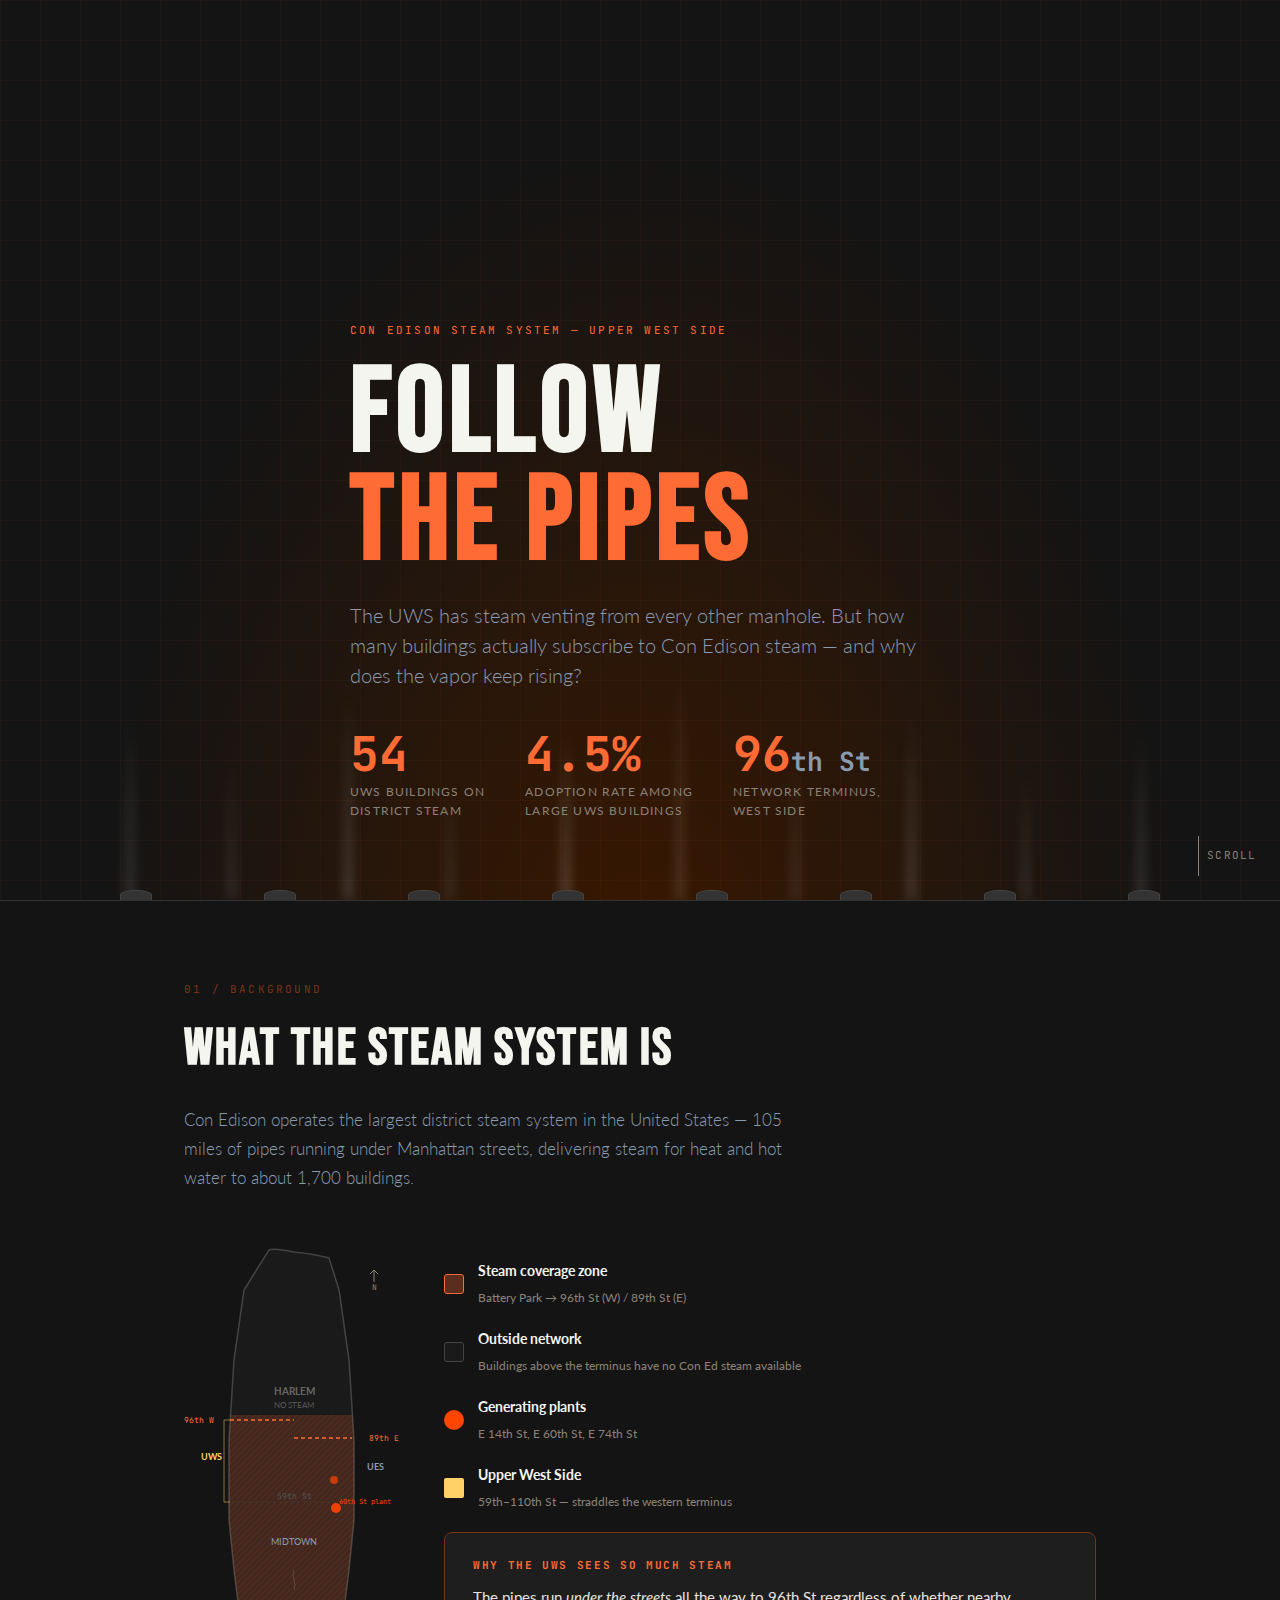
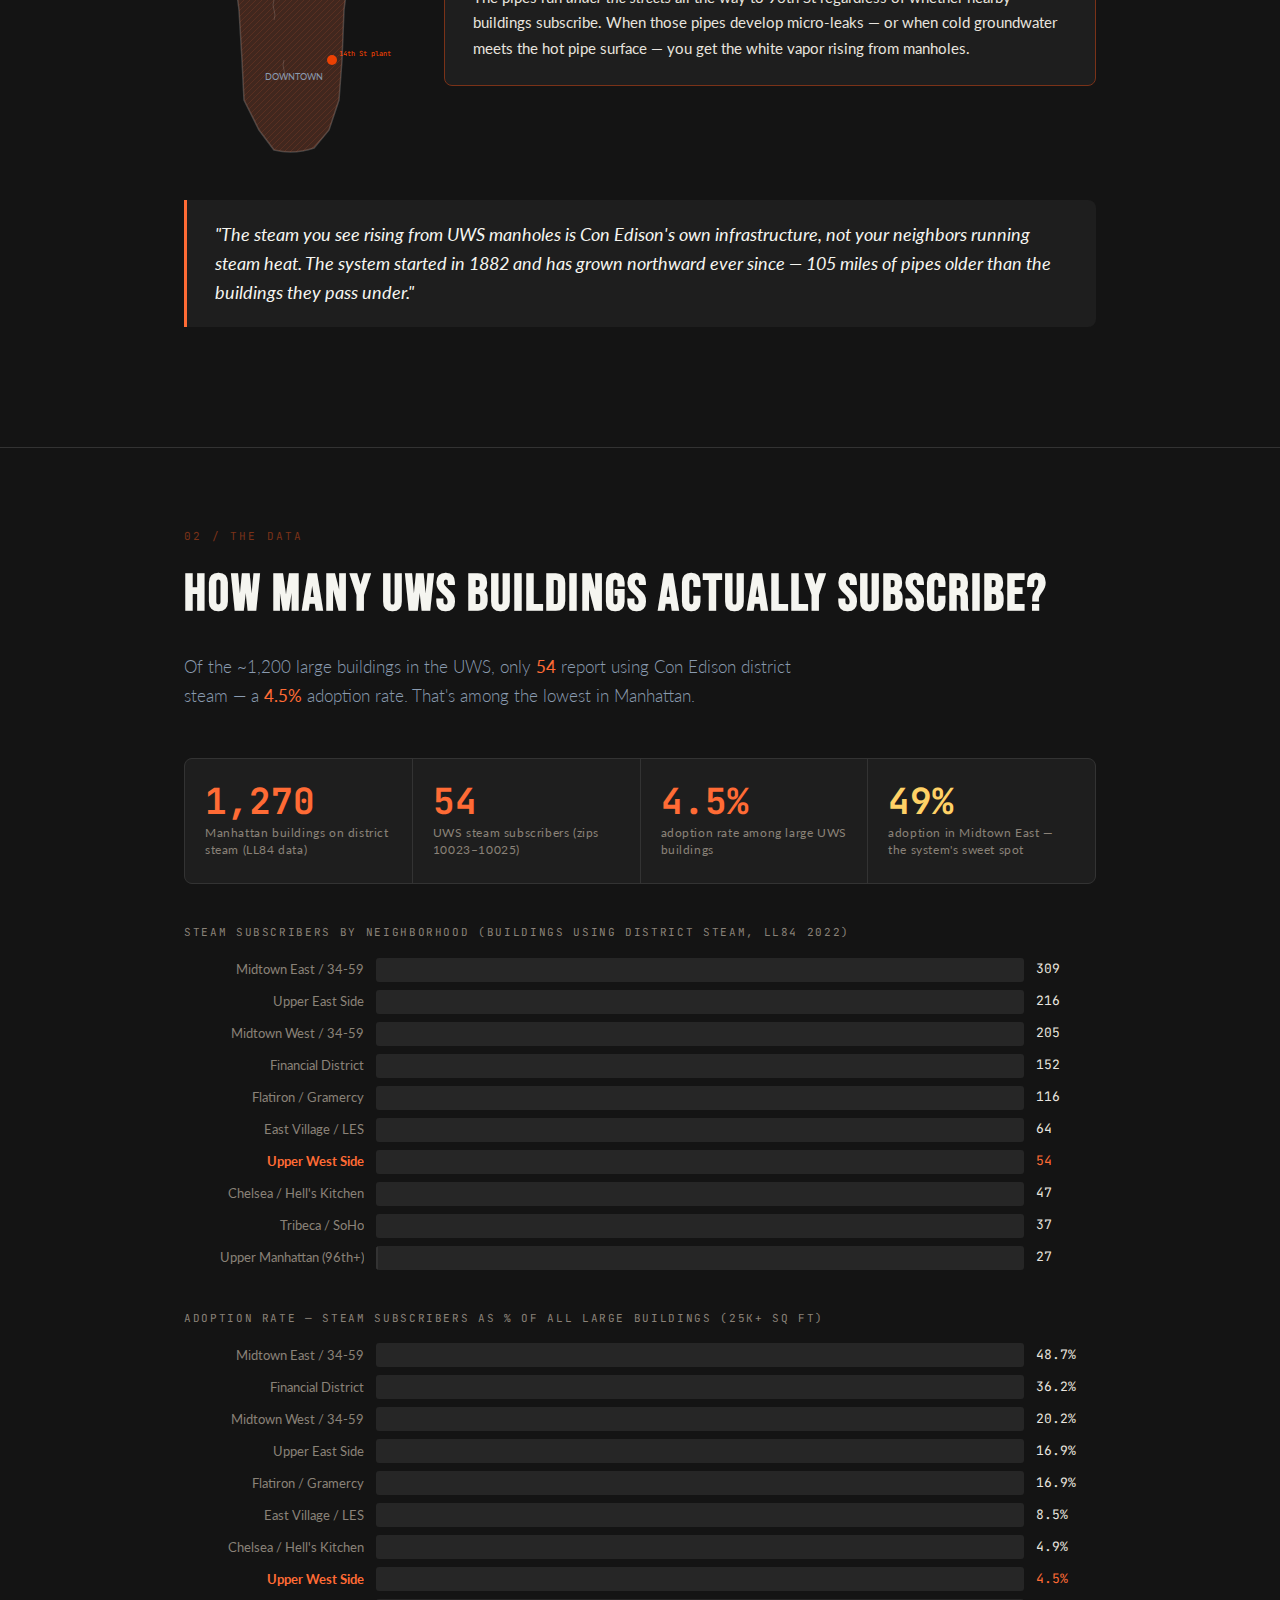
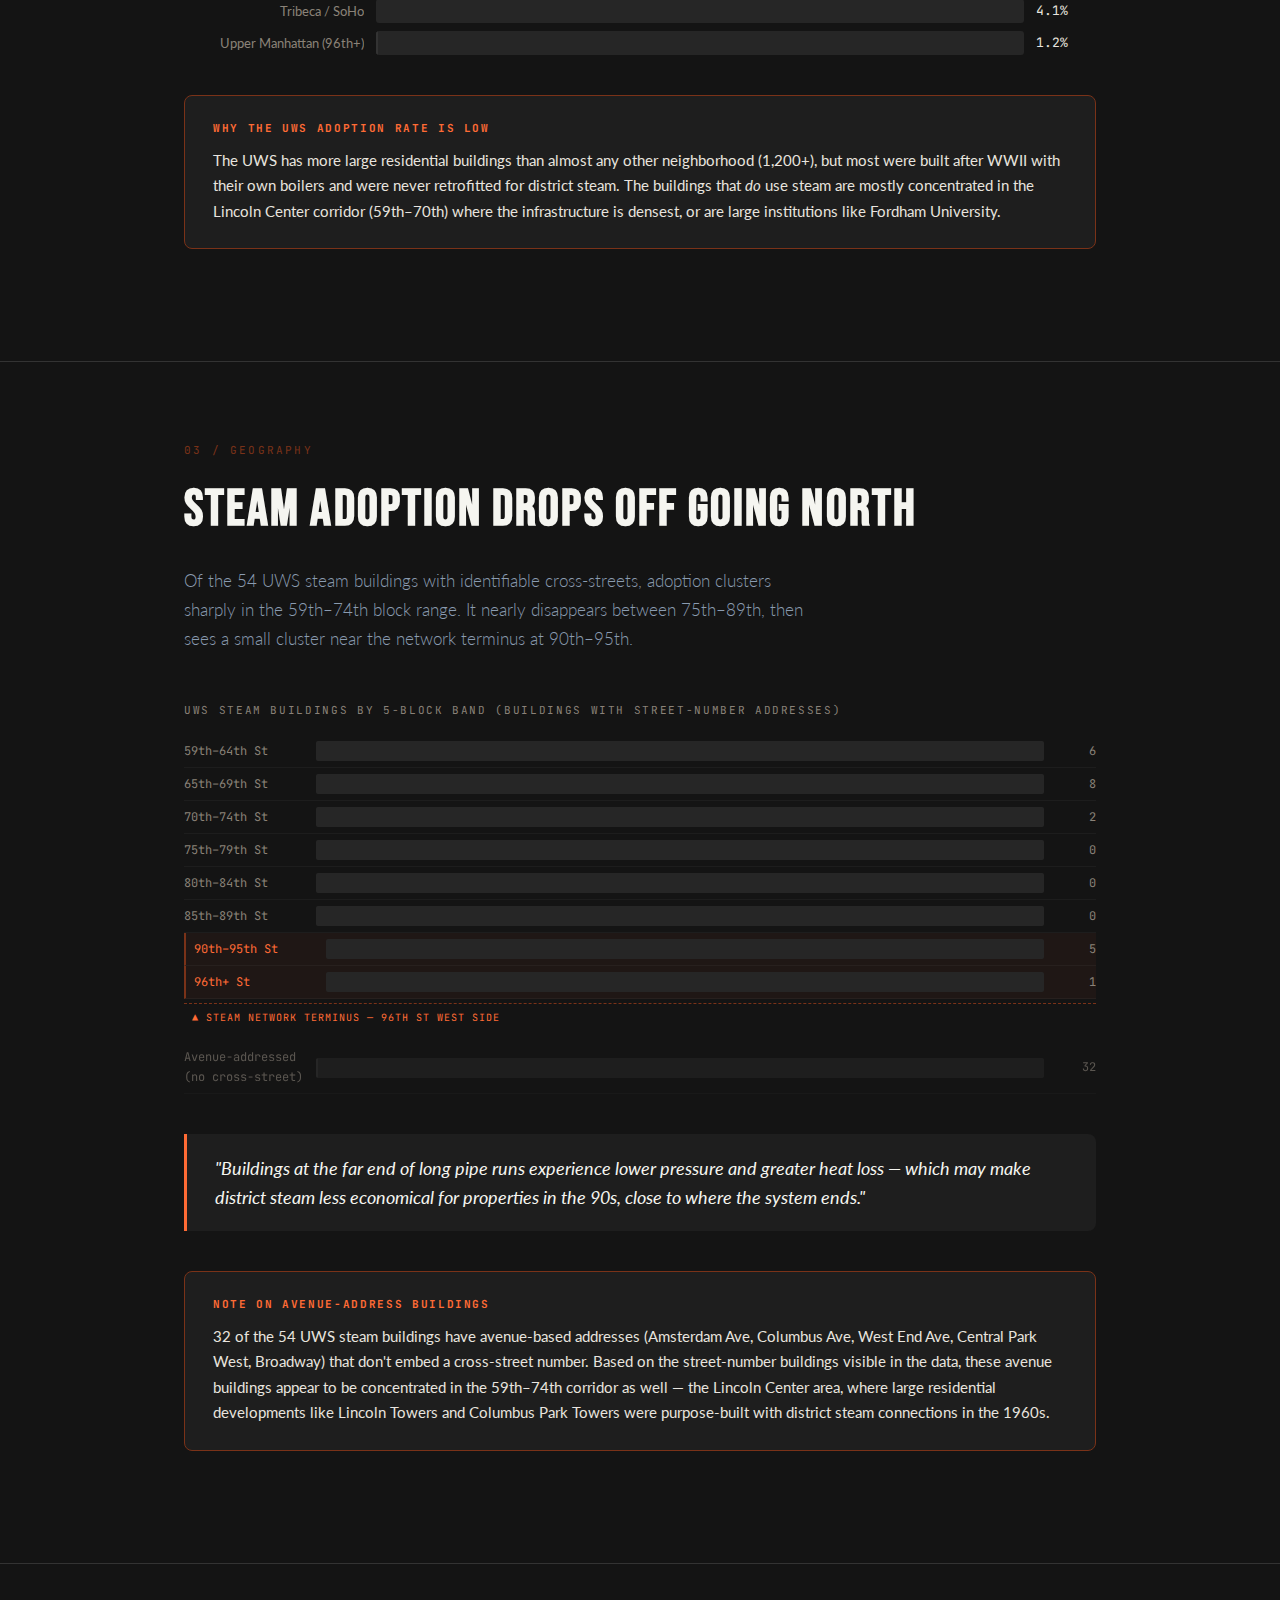
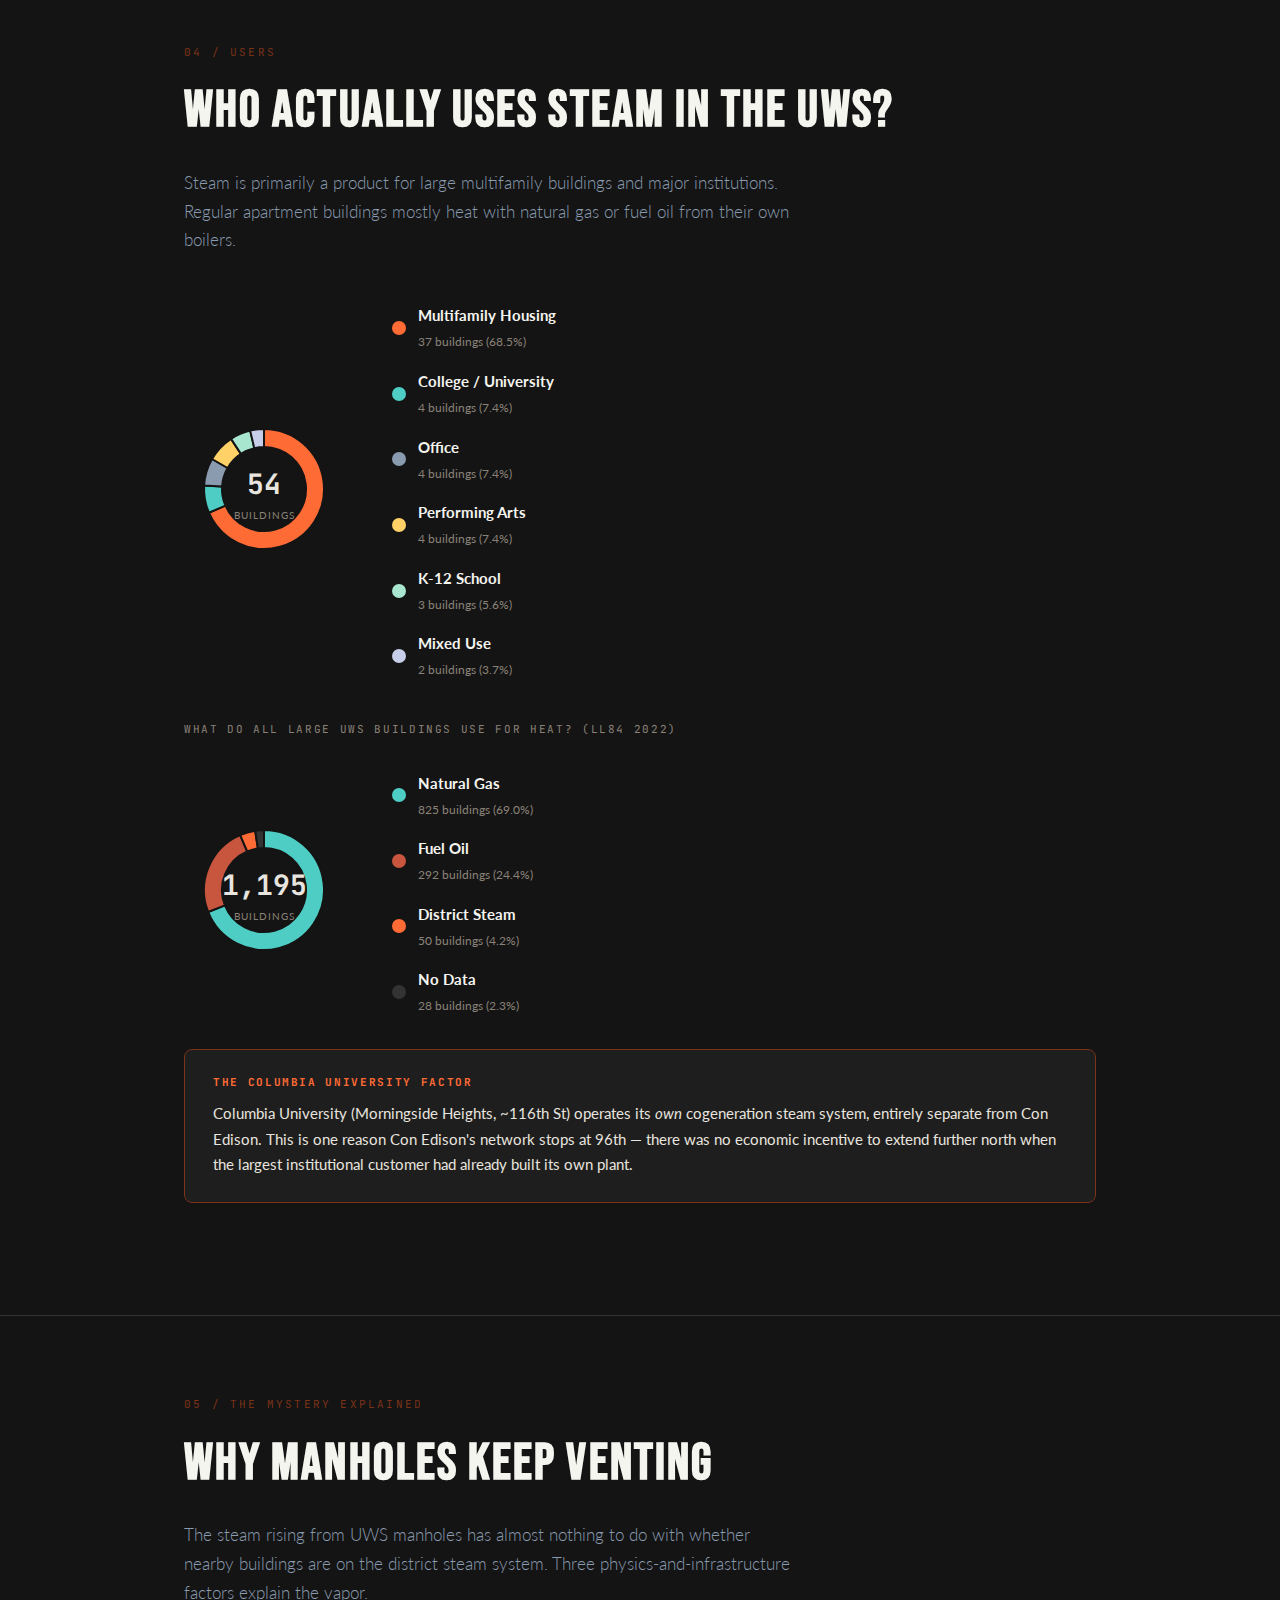
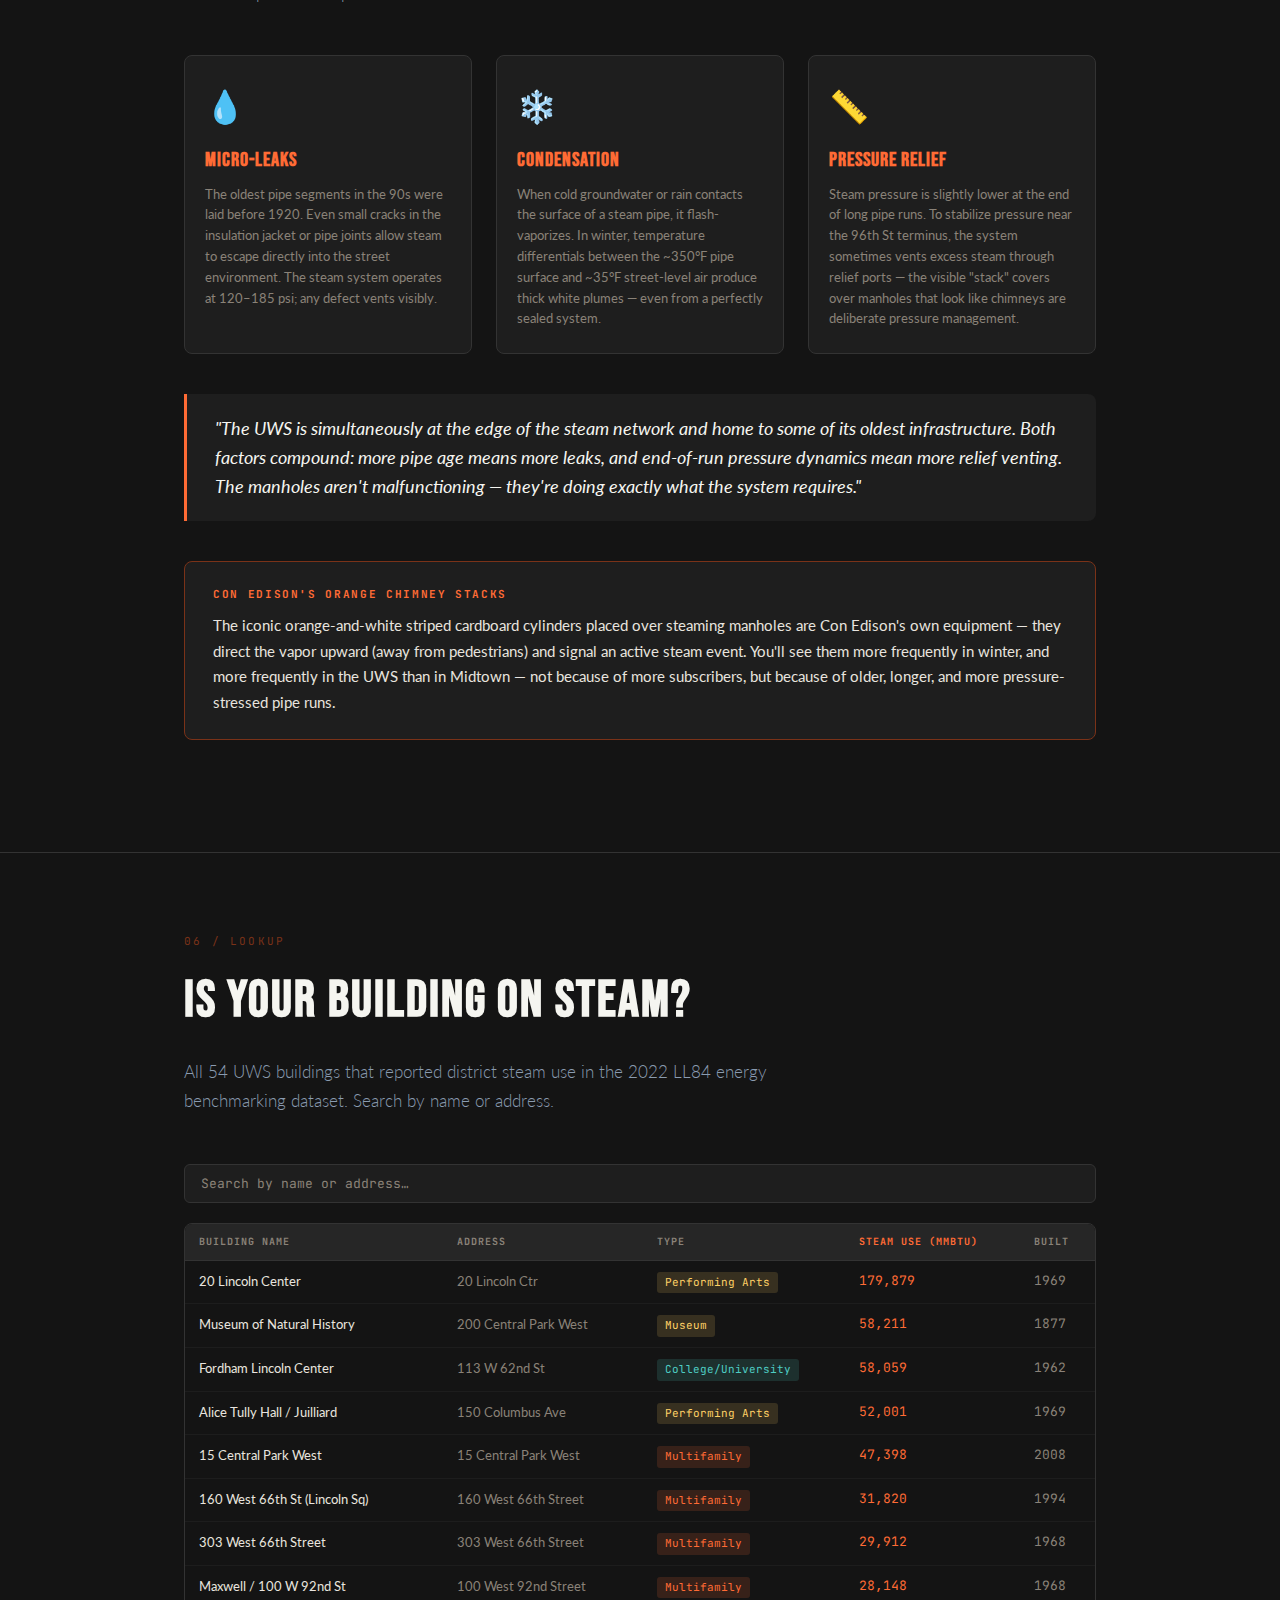
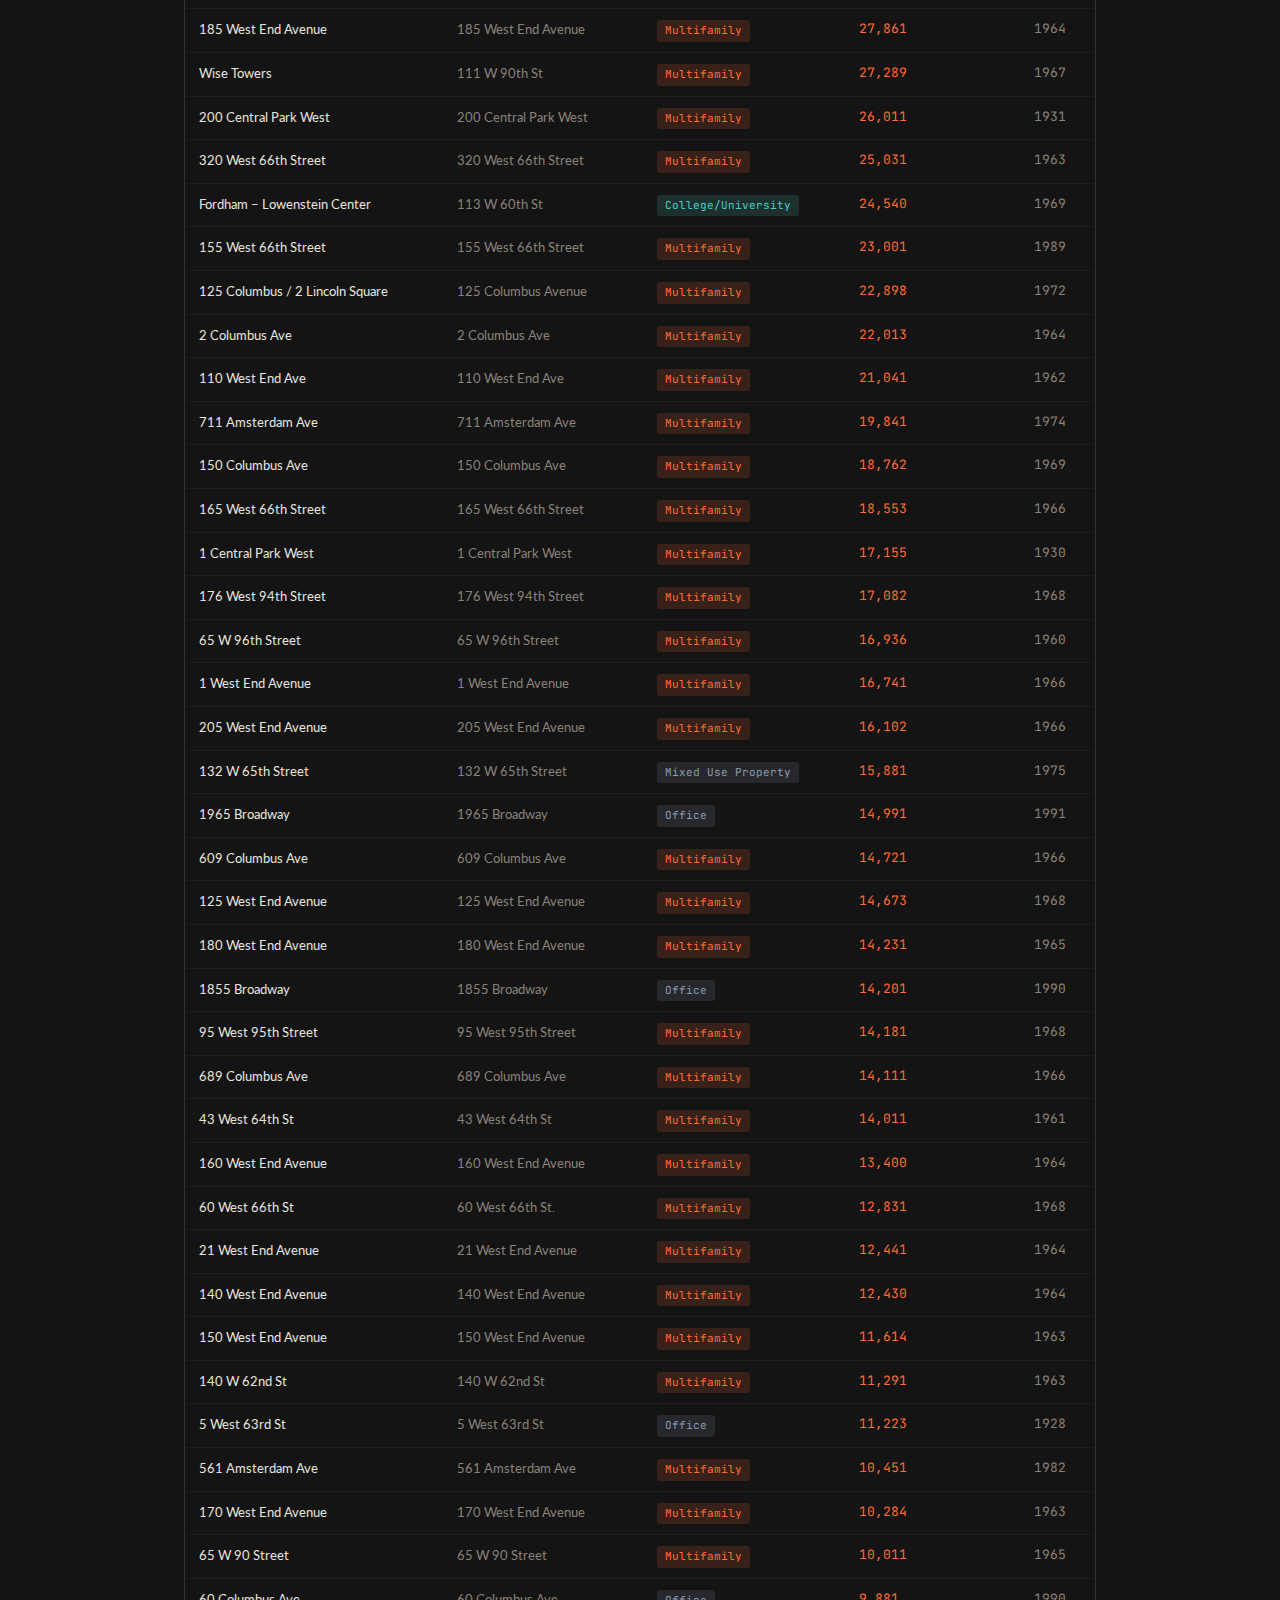
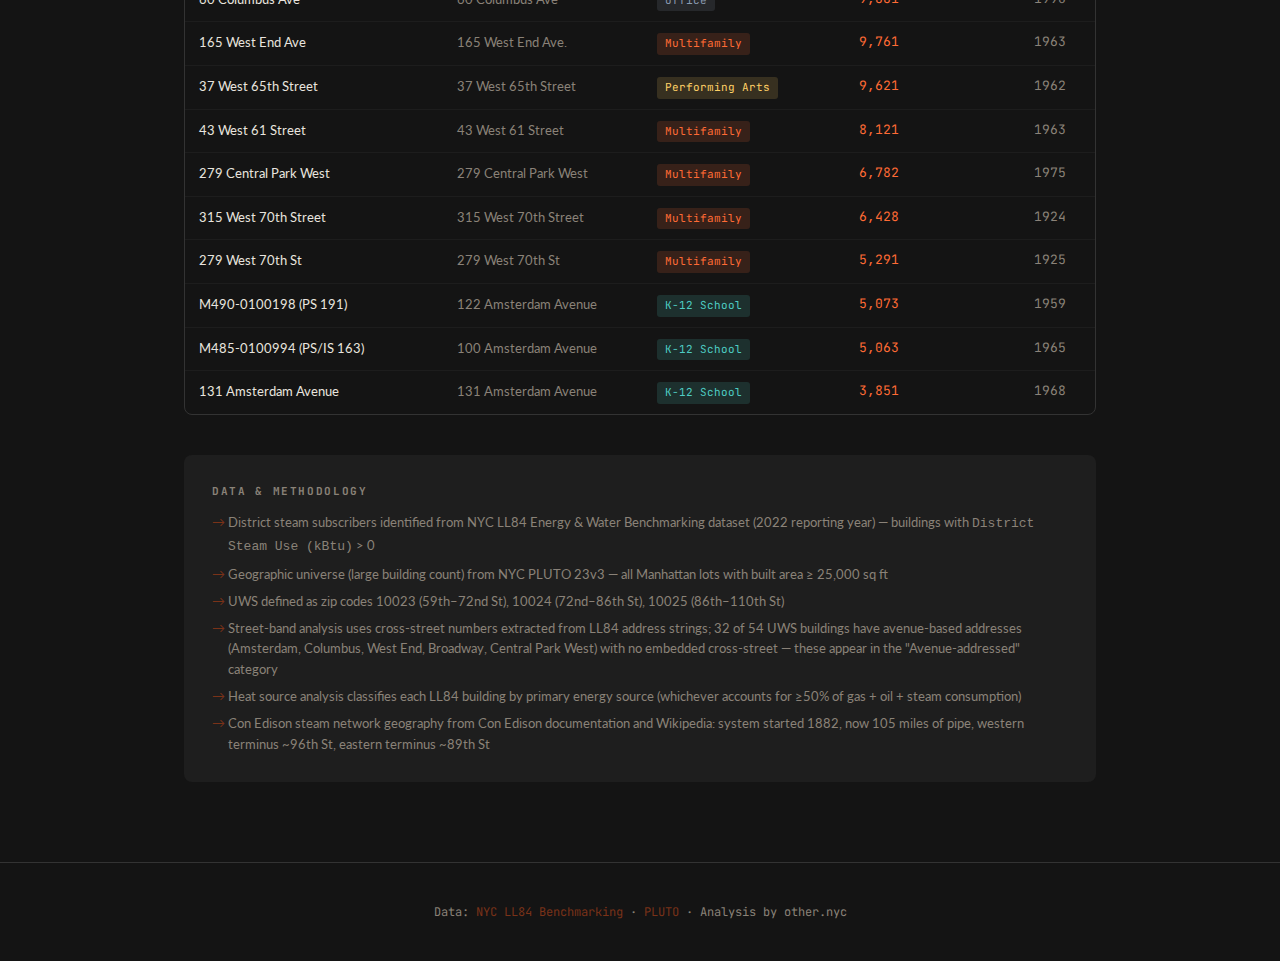
<file: UWS/steam/steam.html>
<!DOCTYPE html>
<html lang="en">
<head>
<meta charset="UTF-8">
<meta name="viewport" content="width=device-width, initial-scale=1.0">
<title>Follow the Pipes — Con Edison Steam &amp; the UWS</title>
<link rel="preconnect" href="https://fonts.googleapis.com">
<link rel="preconnect" href="https://fonts.gstatic.com" crossorigin>
<link href="https://fonts.googleapis.com/css2?family=Bebas+Neue&family=JetBrains+Mono:wght@400;700&family=Lato:wght@300;400;700&display=swap" rel="stylesheet">
<style>
/* ── Reset & base ── */
*, *::before, *::after { box-sizing: border-box; margin: 0; padding: 0; }

:root {
  --bg:        #141414;
  --bg2:       #1e1e1e;
  --bg3:       #262626;
  --steam:     #ff6b35;
  --steam2:    #ff4500;
  --steam-dim: #7a3218;
  --cool:      #8a9bb0;
  --cool2:     #5a7a99;
  --text:      #e8e4df;
  --text-dim:  #8a8278;
  --white:     #f5f5f0;
  --accent:    #ffd166;
  --gas:       #4ecdc4;
  --oil:       #c8553d;
  --border:    #333;
}

html { scroll-behavior: smooth; }

body {
  font-family: 'Lato', sans-serif;
  background: var(--bg);
  color: var(--text);
  line-height: 1.6;
  overflow-x: hidden;
}

/* ── Typography ── */
h1, h2, h3 { font-family: 'Bebas Neue', sans-serif; letter-spacing: 0.04em; }
.mono { font-family: 'JetBrains Mono', monospace; }

/* ── Layout ── */
.container { max-width: 960px; margin: 0 auto; padding: 0 24px; }
.section { padding: 80px 0; border-top: 1px solid var(--border); }
.section:first-child { border-top: none; }

/* ────────────────────────────────────
   HERO
──────────────────────────────────── */
.hero {
  position: relative;
  min-height: 100vh;
  display: flex;
  flex-direction: column;
  justify-content: flex-end;
  padding-bottom: 80px;
  overflow: hidden;
  background: radial-gradient(ellipse at 50% 110%, #3a1800 0%, #141414 60%);
}

.hero-bg-grid {
  position: absolute;
  inset: 0;
  background-image:
    linear-gradient(rgba(255,107,53,0.04) 1px, transparent 1px),
    linear-gradient(90deg, rgba(255,107,53,0.04) 1px, transparent 1px);
  background-size: 40px 40px;
  pointer-events: none;
}

/* Steam wisps */
.steam-container {
  position: absolute;
  bottom: 0;
  left: 0; right: 0;
  height: 60%;
  pointer-events: none;
  overflow: hidden;
}

@keyframes rise {
  0%   { transform: translateY(0) translateX(0) scaleX(1);   opacity: 0; }
  10%  { opacity: 0.25; }
  50%  { transform: translateY(-45vh) translateX(12px) scaleX(1.3); opacity: 0.15; }
  90%  { opacity: 0.05; }
  100% { transform: translateY(-90vh) translateX(-8px) scaleX(0.8); opacity: 0; }
}

.wisp {
  position: absolute;
  bottom: 0;
  width: 3px;
  background: linear-gradient(to top, rgba(255,255,255,0.3), transparent);
  border-radius: 50% 50% 0 0 / 80px;
  animation: rise linear infinite;
  filter: blur(6px);
}
.wisp:nth-child(1)  { left: 10%; width: 4px; height: 200px; animation-duration: 8s;  animation-delay: 0s; }
.wisp:nth-child(2)  { left: 18%; width: 3px; height: 150px; animation-duration: 11s; animation-delay: 2s; }
.wisp:nth-child(3)  { left: 27%; width: 5px; height: 220px; animation-duration: 9s;  animation-delay: 1s; }
.wisp:nth-child(4)  { left: 35%; width: 3px; height: 130px; animation-duration: 13s; animation-delay: 3s; }
.wisp:nth-child(5)  { left: 44%; width: 6px; height: 180px; animation-duration: 10s; animation-delay: 0.5s; }
.wisp:nth-child(6)  { left: 53%; width: 4px; height: 240px; animation-duration: 7s;  animation-delay: 4s; }
.wisp:nth-child(7)  { left: 62%; width: 3px; height: 160px; animation-duration: 12s; animation-delay: 1.5s; }
.wisp:nth-child(8)  { left: 71%; width: 5px; height: 200px; animation-duration: 9s;  animation-delay: 2.5s; }
.wisp:nth-child(9)  { left: 80%; width: 3px; height: 140px; animation-duration: 14s; animation-delay: 0s; }
.wisp:nth-child(10) { left: 89%; width: 4px; height: 180px; animation-duration: 10s; animation-delay: 3.5s; }

/* Manhole icons */
.manholes {
  position: absolute;
  bottom: 0;
  left: 0; right: 0;
  display: flex;
  justify-content: space-around;
  padding: 0 5%;
  pointer-events: none;
}
.manhole {
  width: 32px; height: 10px;
  background: var(--border);
  border-radius: 50% 50% 0 0;
  border: 1px solid #444;
  border-bottom: none;
}

.hero-content {
  position: relative;
  z-index: 10;
}

.hero-eyebrow {
  font-family: 'JetBrains Mono', monospace;
  font-size: 11px;
  color: var(--steam);
  letter-spacing: 0.2em;
  text-transform: uppercase;
  margin-bottom: 20px;
}

.hero h1 {
  font-size: clamp(56px, 10vw, 120px);
  line-height: 0.9;
  color: var(--white);
  margin-bottom: 24px;
}

.hero h1 span { color: var(--steam); }

.hero-subtitle {
  font-size: 20px;
  font-weight: 300;
  color: var(--cool);
  max-width: 580px;
  margin-bottom: 40px;
  line-height: 1.5;
}

.hero-stats {
  display: flex;
  gap: 40px;
  flex-wrap: wrap;
}

.hero-stat {
  display: flex;
  flex-direction: column;
  gap: 4px;
}

.hero-stat-value {
  font-family: 'JetBrains Mono', monospace;
  font-size: 48px;
  font-weight: 700;
  color: var(--steam);
  line-height: 1;
}

.hero-stat-label {
  font-size: 12px;
  color: var(--text-dim);
  letter-spacing: 0.1em;
  text-transform: uppercase;
}

.scroll-hint {
  position: absolute;
  bottom: 24px;
  right: 24px;
  font-family: 'JetBrains Mono', monospace;
  font-size: 11px;
  color: var(--text-dim);
  letter-spacing: 0.1em;
  display: flex;
  align-items: center;
  gap: 8px;
}

.scroll-hint::before {
  content: '';
  display: block;
  width: 1px;
  height: 40px;
  background: var(--text-dim);
  animation: scrollPulse 2s ease-in-out infinite;
}

@keyframes scrollPulse {
  0%, 100% { opacity: 0.3; }
  50% { opacity: 1; }
}

/* ────────────────────────────────────
   SECTION HEADERS
──────────────────────────────────── */
.section-num {
  font-family: 'JetBrains Mono', monospace;
  font-size: 11px;
  color: var(--steam-dim);
  letter-spacing: 0.2em;
  margin-bottom: 8px;
}

.section h2 {
  font-size: clamp(32px, 5vw, 52px);
  color: var(--white);
  margin-bottom: 16px;
}

.section-intro {
  font-size: 17px;
  color: var(--cool);
  max-width: 620px;
  margin-bottom: 48px;
  font-weight: 300;
  line-height: 1.7;
}

/* ────────────────────────────────────
   PULL QUOTES
──────────────────────────────────── */
.pull-quote {
  border-left: 3px solid var(--steam);
  padding: 20px 28px;
  margin: 40px 0;
  background: var(--bg2);
  border-radius: 0 8px 8px 0;
}

.pull-quote p {
  font-size: 18px;
  font-style: italic;
  color: var(--white);
  line-height: 1.6;
}

/* ────────────────────────────────────
   MANHATTAN SCHEMATIC SVG
──────────────────────────────────── */
.schematic-wrapper {
  display: flex;
  gap: 40px;
  align-items: flex-start;
  flex-wrap: wrap;
}

.schematic-svg-wrap {
  flex: 0 0 auto;
}

.schematic-legend {
  flex: 1;
  min-width: 220px;
  display: flex;
  flex-direction: column;
  gap: 20px;
  padding-top: 20px;
}

.legend-item {
  display: flex;
  align-items: center;
  gap: 14px;
}

.legend-swatch {
  width: 20px;
  height: 20px;
  border-radius: 3px;
  flex-shrink: 0;
}

.legend-text strong {
  display: block;
  font-size: 14px;
  color: var(--white);
}

.legend-text span {
  font-size: 12px;
  color: var(--text-dim);
}

/* ────────────────────────────────────
   INFO BOX
──────────────────────────────────── */
.info-box {
  background: var(--bg2);
  border: 1px solid var(--steam-dim);
  border-radius: 8px;
  padding: 24px 28px;
  margin: 32px 0;
}

.info-box h4 {
  font-family: 'JetBrains Mono', monospace;
  font-size: 11px;
  letter-spacing: 0.15em;
  text-transform: uppercase;
  color: var(--steam);
  margin-bottom: 10px;
}

.info-box p {
  font-size: 15px;
  color: var(--text);
  line-height: 1.7;
}

/* ────────────────────────────────────
   CHARTS
──────────────────────────────────── */
.chart-title {
  font-family: 'JetBrains Mono', monospace;
  font-size: 11px;
  letter-spacing: 0.15em;
  text-transform: uppercase;
  color: var(--text-dim);
  margin-bottom: 16px;
}

/* Horizontal bar chart */
.bar-chart { display: flex; flex-direction: column; gap: 8px; margin-bottom: 40px; }

.bar-row {
  display: grid;
  grid-template-columns: 180px 1fr 60px;
  align-items: center;
  gap: 12px;
}

.bar-label {
  font-size: 13px;
  color: var(--text-dim);
  text-align: right;
  white-space: nowrap;
  overflow: hidden;
  text-overflow: ellipsis;
}

.bar-label.highlight { color: var(--steam); font-weight: 700; }

.bar-track {
  height: 24px;
  background: var(--bg3);
  border-radius: 3px;
  overflow: hidden;
  position: relative;
}

.bar-fill {
  height: 100%;
  border-radius: 3px;
  transition: width 1s cubic-bezier(0.4, 0, 0.2, 1);
  position: relative;
}

.bar-fill.steam-color { background: linear-gradient(90deg, var(--steam2), var(--steam)); }
.bar-fill.cool-color  { background: var(--cool2); }
.bar-fill.uws-color   { background: var(--accent); }
.bar-fill.dim-color   { background: var(--bg3); border: 1px solid var(--border); }

.bar-value {
  font-family: 'JetBrains Mono', monospace;
  font-size: 13px;
  color: var(--text);
}

.bar-value.highlight { color: var(--steam); }

/* Adoption rate dots */
.adoption-bar-row {
  display: grid;
  grid-template-columns: 180px 1fr 50px;
  align-items: center;
  gap: 12px;
  margin-bottom: 6px;
}

/* Block-band chart */
.band-chart {
  display: flex;
  flex-direction: column;
  gap: 0;
  position: relative;
}

.band-row {
  display: grid;
  grid-template-columns: 120px 1fr 40px;
  align-items: center;
  gap: 12px;
  padding: 6px 0;
  border-bottom: 1px solid rgba(255,255,255,0.04);
}

.band-row.terminus {
  background: rgba(255,107,53,0.05);
  border-left: 2px solid var(--steam-dim);
  padding-left: 8px;
}

.band-label {
  font-family: 'JetBrains Mono', monospace;
  font-size: 12px;
  color: var(--text-dim);
}

.band-label.highlight { color: var(--steam); }

.band-track {
  height: 20px;
  background: var(--bg3);
  border-radius: 2px;
  overflow: hidden;
}

.band-fill {
  height: 100%;
  background: linear-gradient(90deg, var(--steam2), var(--steam));
  border-radius: 2px;
  transition: width 1s ease;
}

.band-value {
  font-family: 'JetBrains Mono', monospace;
  font-size: 12px;
  color: var(--text-dim);
  text-align: right;
}

.terminus-label {
  font-family: 'JetBrains Mono', monospace;
  font-size: 10px;
  color: var(--steam);
  letter-spacing: 0.1em;
  margin-top: 4px;
  padding: 6px 0 0 8px;
  border-top: 1px dashed var(--steam-dim);
}

/* ────────────────────────────────────
   STAT GRID
──────────────────────────────────── */
.stat-grid {
  display: grid;
  grid-template-columns: repeat(auto-fit, minmax(180px, 1fr));
  gap: 1px;
  background: var(--border);
  border: 1px solid var(--border);
  border-radius: 8px;
  overflow: hidden;
  margin-bottom: 40px;
}

.stat-cell {
  background: var(--bg2);
  padding: 24px 20px;
  display: flex;
  flex-direction: column;
  gap: 6px;
}

.stat-num {
  font-family: 'JetBrains Mono', monospace;
  font-size: 36px;
  font-weight: 700;
  color: var(--steam);
  line-height: 1;
}

.stat-num.cool { color: var(--gas); }
.stat-num.oil  { color: var(--oil); }

.stat-lbl {
  font-size: 12px;
  color: var(--text-dim);
  letter-spacing: 0.05em;
  line-height: 1.4;
}

/* ────────────────────────────────────
   HEAT SOURCE PIE / DONUT CHART
──────────────────────────────────── */
.donut-section {
  display: flex;
  gap: 48px;
  align-items: center;
  flex-wrap: wrap;
  margin: 32px 0;
}

.donut-wrap {
  flex: 0 0 auto;
  position: relative;
}

.donut-center {
  position: absolute;
  inset: 0;
  display: flex;
  flex-direction: column;
  align-items: center;
  justify-content: center;
  text-align: center;
}

.donut-center-num {
  font-family: 'JetBrains Mono', monospace;
  font-size: 28px;
  font-weight: 700;
  color: var(--text);
}

.donut-center-lbl {
  font-size: 10px;
  color: var(--text-dim);
  letter-spacing: 0.1em;
  text-transform: uppercase;
}

.donut-legend {
  display: flex;
  flex-direction: column;
  gap: 16px;
}

.donut-item {
  display: flex;
  align-items: center;
  gap: 12px;
}

.donut-dot {
  width: 14px; height: 14px;
  border-radius: 50%;
  flex-shrink: 0;
}

.donut-item-text strong {
  display: block;
  font-size: 15px;
  color: var(--white);
}

.donut-item-text span {
  font-size: 12px;
  color: var(--text-dim);
}

/* ────────────────────────────────────
   MANHOLE DIAGRAM
──────────────────────────────────── */
.manhole-diagram {
  display: grid;
  grid-template-columns: repeat(3, 1fr);
  gap: 24px;
  margin: 32px 0;
}

.cause-card {
  background: var(--bg2);
  border: 1px solid var(--border);
  border-radius: 8px;
  padding: 24px 20px;
}

.cause-icon {
  font-size: 32px;
  margin-bottom: 12px;
}

.cause-card h4 {
  font-family: 'Bebas Neue', sans-serif;
  font-size: 20px;
  color: var(--steam);
  margin-bottom: 8px;
  letter-spacing: 0.05em;
}

.cause-card p {
  font-size: 13px;
  color: var(--text-dim);
  line-height: 1.6;
}

/* ────────────────────────────────────
   BUILDING LOOKUP TABLE
──────────────────────────────────── */
.search-bar {
  display: flex;
  gap: 12px;
  margin-bottom: 20px;
}

.search-input {
  flex: 1;
  background: var(--bg2);
  border: 1px solid var(--border);
  border-radius: 6px;
  padding: 10px 16px;
  color: var(--white);
  font-family: 'JetBrains Mono', monospace;
  font-size: 13px;
  outline: none;
  transition: border-color 0.2s;
}

.search-input:focus { border-color: var(--steam); }
.search-input::placeholder { color: var(--text-dim); }

.table-wrap {
  overflow-x: auto;
  border: 1px solid var(--border);
  border-radius: 8px;
}

table {
  width: 100%;
  border-collapse: collapse;
  font-size: 13px;
}

thead th {
  background: var(--bg3);
  padding: 10px 14px;
  text-align: left;
  font-family: 'JetBrains Mono', monospace;
  font-size: 10px;
  letter-spacing: 0.1em;
  text-transform: uppercase;
  color: var(--text-dim);
  border-bottom: 1px solid var(--border);
  white-space: nowrap;
  cursor: pointer;
  user-select: none;
}

thead th:hover { color: var(--text); }
thead th.sorted { color: var(--steam); }

tbody tr {
  border-bottom: 1px solid rgba(255,255,255,0.04);
  transition: background 0.15s;
}

tbody tr:last-child { border-bottom: none; }
tbody tr:hover { background: var(--bg2); }

tbody td {
  padding: 10px 14px;
  color: var(--text);
  vertical-align: top;
}

.tag {
  display: inline-block;
  padding: 2px 8px;
  border-radius: 3px;
  font-size: 11px;
  font-family: 'JetBrains Mono', monospace;
}

.tag-res  { background: rgba(255,107,53,0.15); color: var(--steam); }
.tag-inst { background: rgba(78,205,196,0.15); color: var(--gas); }
.tag-off  { background: rgba(138,154,176,0.15); color: var(--cool); }
.tag-arts { background: rgba(255,209,102,0.15); color: var(--accent); }

.empty-state {
  text-align: center;
  padding: 40px;
  color: var(--text-dim);
  font-size: 14px;
}

/* ────────────────────────────────────
   METHODOLOGY & FOOTER
──────────────────────────────────── */
.methodology {
  background: var(--bg2);
  border-radius: 8px;
  padding: 28px;
  margin: 40px 0 0;
}

.methodology h4 {
  font-family: 'JetBrains Mono', monospace;
  font-size: 11px;
  letter-spacing: 0.15em;
  text-transform: uppercase;
  color: var(--text-dim);
  margin-bottom: 12px;
}

.methodology ul {
  list-style: none;
  display: flex;
  flex-direction: column;
  gap: 6px;
}

.methodology li {
  font-size: 13px;
  color: var(--text-dim);
  padding-left: 16px;
  position: relative;
}

.methodology li::before {
  content: '→';
  position: absolute;
  left: 0;
  color: var(--steam-dim);
}

footer {
  padding: 40px 0;
  border-top: 1px solid var(--border);
  text-align: center;
}

footer p {
  font-size: 12px;
  color: var(--text-dim);
  font-family: 'JetBrains Mono', monospace;
}

footer a { color: var(--steam-dim); text-decoration: none; }
footer a:hover { color: var(--steam); }

/* ── Utilities ── */
.mt-24 { margin-top: 24px; }
.mt-40 { margin-top: 40px; }
.mb-16 { margin-bottom: 16px; }

/* ── Responsive ── */
@media (max-width: 600px) {
  .bar-row { grid-template-columns: 120px 1fr 50px; }
  .bar-label { font-size: 11px; }
  .manhole-diagram { grid-template-columns: 1fr; }
  .donut-section { flex-direction: column; }
  .schematic-wrapper { flex-direction: column; }
  .hero-stats { gap: 24px; }
  .hero-stat-value { font-size: 36px; }
}
</style>
</head>
<body>

<!-- ═══════════════════════════════════════════════════════
     HERO
══════════════════════════════════════════════════════════ -->
<section class="hero">
  <div class="hero-bg-grid"></div>
  <div class="steam-container">
    <div class="wisp"></div>
    <div class="wisp"></div>
    <div class="wisp"></div>
    <div class="wisp"></div>
    <div class="wisp"></div>
    <div class="wisp"></div>
    <div class="wisp"></div>
    <div class="wisp"></div>
    <div class="wisp"></div>
    <div class="wisp"></div>
  </div>
  <div class="manholes">
    <div class="manhole"></div>
    <div class="manhole"></div>
    <div class="manhole"></div>
    <div class="manhole"></div>
    <div class="manhole"></div>
    <div class="manhole"></div>
    <div class="manhole"></div>
    <div class="manhole"></div>
  </div>
  <div class="container hero-content">
    <p class="hero-eyebrow">Con Edison Steam System — Upper West Side</p>
    <h1>Follow<br><span>the Pipes</span></h1>
    <p class="hero-subtitle">
      The UWS has steam venting from every other manhole. But how many buildings actually subscribe to Con Edison steam — and why does the vapor keep rising?
    </p>
    <div class="hero-stats">
      <div class="hero-stat">
        <span class="hero-stat-value mono">54</span>
        <span class="hero-stat-label">UWS buildings on<br>district steam</span>
      </div>
      <div class="hero-stat">
        <span class="hero-stat-value mono">4.5%</span>
        <span class="hero-stat-label">adoption rate among<br>large UWS buildings</span>
      </div>
      <div class="hero-stat">
        <span class="hero-stat-value mono">96<span style="font-size:0.55em;color:var(--cool)">th St</span></span>
        <span class="hero-stat-label">network terminus,<br>west side</span>
      </div>
    </div>
  </div>
  <div class="scroll-hint">SCROLL</div>
</section>

<!-- ═══════════════════════════════════════════════════════
     SECTION 1 — The Steam System
══════════════════════════════════════════════════════════ -->
<section class="section">
  <div class="container">
    <p class="section-num">01 / BACKGROUND</p>
    <h2>What the Steam System Is</h2>
    <p class="section-intro">
      Con Edison operates the largest district steam system in the United States — 105 miles of pipes running under Manhattan streets, delivering steam for heat and hot water to about 1,700 buildings.
    </p>

    <div class="schematic-wrapper">
      <!-- Manhattan schematic SVG -->
      <div class="schematic-svg-wrap">
        <svg width="220" height="520" viewBox="0 0 220 520" style="display:block;" aria-label="Manhattan steam network schematic">
          <defs>
            <pattern id="steamZone" x="0" y="0" width="6" height="6" patternUnits="userSpaceOnUse">
              <rect width="6" height="6" fill="rgba(255,107,53,0.12)"/>
              <line x1="0" y1="6" x2="6" y2="0" stroke="rgba(255,107,53,0.25)" stroke-width="0.5"/>
            </pattern>
          </defs>

          <!-- Manhattan island shape (simplified) -->
          <!-- Bottom (Battery Park) = bottom of SVG, Top (Inwood) = top -->
          <!-- We'll show 59th to ~220th, compressed so UWS fits nicely -->

          <!-- Full island silhouette: top narrow, widens, narrows again -->
          <path d="M 85 10 Q 90 8 110 12 Q 130 14 145 18 L 155 50 L 165 120 L 170 200 L 170 280 L 165 330 L 160 370 L 158 420 L 155 460 L 145 490 L 130 508 Q 110 515 90 510 L 75 490 L 60 460 L 58 420 L 55 370 L 50 330 L 45 280 L 45 200 L 50 120 L 60 50 Z"
                fill="#1a1a1a" stroke="#444" stroke-width="1.5"/>

          <!-- Steam zone (Battery to 96th West / 89th East) — roughly bottom 2/3 -->
          <!-- Battery = y~490, 59th = y~260, 89th = y~195, 96th = y~180 -->
          <clipPath id="islandClip">
            <path d="M 85 10 Q 90 8 110 12 Q 130 14 145 18 L 155 50 L 165 120 L 170 200 L 170 280 L 165 330 L 160 370 L 158 420 L 155 460 L 145 490 L 130 508 Q 110 515 90 510 L 75 490 L 60 460 L 58 420 L 55 370 L 50 330 L 45 280 L 45 200 L 50 120 L 60 50 Z"/>
          </clipPath>

          <!-- Steam coverage zone -->
          <rect x="0" y="175" width="220" height="345" fill="url(#steamZone)" clip-path="url(#islandClip)"/>
          <rect x="0" y="175" width="220" height="345" fill="rgba(255,107,53,0.06)" clip-path="url(#islandClip)"/>

          <!-- Generating plants -->
          <!-- East 14th St ≈ y 420 -->
          <circle cx="148" cy="420" r="5" fill="var(--steam2)" opacity="0.9"/>
          <!-- East 60th St ≈ y 268 -->
          <circle cx="152" cy="268" r="5" fill="var(--steam2)" opacity="0.9"/>
          <!-- East 74th St ≈ y 240 -->
          <circle cx="150" cy="240" r="4" fill="var(--steam2)" opacity="0.7"/>

          <!-- West terminus line — 96th St ≈ y 180 on west side -->
          <line x1="46" y1="180" x2="110" y2="180" stroke="var(--steam)" stroke-width="1.5" stroke-dasharray="4,3"/>
          <!-- East terminus line — 89th St ≈ y 198 on east side -->
          <line x1="110" y1="198" x2="168" y2="198" stroke="var(--steam)" stroke-width="1.5" stroke-dasharray="4,3"/>

          <!-- 59th St reference line -->
          <line x1="47" y1="262" x2="167" y2="262" stroke="#444" stroke-width="0.8" stroke-dasharray="2,4"/>

          <!-- Street labels -->
          <text x="30" y="183" font-family="JetBrains Mono,monospace" font-size="8" fill="var(--steam)" text-anchor="end">96th W</text>
          <text x="185" y="201" font-family="JetBrains Mono,monospace" font-size="8" fill="var(--steam)">89th E</text>
          <text x="110" y="259" font-family="JetBrains Mono,monospace" font-size="8" fill="#555" text-anchor="middle">59th St</text>

          <!-- Neighborhood labels -->
          <text x="110" y="155" font-family="Lato,sans-serif" font-size="10" fill="#666" text-anchor="middle" font-weight="700">HARLEM</text>
          <text x="110" y="168" font-family="Lato,sans-serif" font-size="8" fill="#555" text-anchor="middle">NO STEAM</text>

          <!-- UWS label with bracket -->
          <text x="38" y="220" font-family="Lato,sans-serif" font-size="9" fill="var(--accent)" text-anchor="end" font-weight="700">UWS</text>
          <line x1="40" y1="180" x2="40" y2="262" stroke="var(--accent)" stroke-width="1" opacity="0.5"/>
          <line x1="40" y1="180" x2="46" y2="180" stroke="var(--accent)" stroke-width="1" opacity="0.5"/>
          <line x1="40" y1="262" x2="46" y2="262" stroke="var(--accent)" stroke-width="1" opacity="0.5"/>

          <!-- UEA label -->
          <text x="183" y="230" font-family="Lato,sans-serif" font-size="9" fill="var(--cool)" text-anchor="start" font-weight="700">UES</text>

          <!-- Midtown label -->
          <text x="110" y="305" font-family="Lato,sans-serif" font-size="9" fill="var(--cool)" text-anchor="middle">MIDTOWN</text>

          <!-- Downtown label -->
          <text x="110" y="440" font-family="Lato,sans-serif" font-size="9" fill="var(--cool)" text-anchor="middle">DOWNTOWN</text>

          <!-- Plant labels -->
          <text x="155" y="416" font-family="JetBrains Mono,monospace" font-size="7" fill="var(--steam2)">14th St plant</text>
          <text x="155" y="264" font-family="JetBrains Mono,monospace" font-size="7" fill="var(--steam2)">60th St plant</text>

          <!-- Steam squiggles on pipes (decorative) -->
          <g opacity="0.3">
            <path d="M 90 380 Q 92 375 90 370 Q 88 365 90 360" stroke="rgba(255,255,255,0.5)" stroke-width="1" fill="none"/>
            <path d="M 110 350 Q 112 345 110 340 Q 108 335 110 330" stroke="rgba(255,255,255,0.5)" stroke-width="1" fill="none"/>
            <path d="M 100 440 Q 102 435 100 430 Q 98 425 100 420" stroke="rgba(255,255,255,0.5)" stroke-width="1" fill="none"/>
          </g>

          <!-- North arrow -->
          <g transform="translate(190,30)">
            <line x1="0" y1="12" x2="0" y2="0" stroke="var(--text-dim)" stroke-width="1"/>
            <path d="M -4 4 L 0 0 L 4 4" stroke="var(--text-dim)" stroke-width="1" fill="none"/>
            <text x="0" y="20" font-family="JetBrains Mono,monospace" font-size="8" fill="var(--text-dim)" text-anchor="middle">N</text>
          </g>
        </svg>
      </div>

      <!-- Legend -->
      <div class="schematic-legend">
        <div class="legend-item">
          <div class="legend-swatch" style="background:rgba(255,107,53,0.3);border:1px solid var(--steam)"></div>
          <div class="legend-text">
            <strong>Steam coverage zone</strong>
            <span>Battery Park → 96th St (W) / 89th St (E)</span>
          </div>
        </div>
        <div class="legend-item">
          <div class="legend-swatch" style="background:#1a1a1a;border:1px solid #444"></div>
          <div class="legend-text">
            <strong>Outside network</strong>
            <span>Buildings above the terminus have no Con Ed steam available</span>
          </div>
        </div>
        <div class="legend-item">
          <div class="legend-swatch" style="background:var(--steam2);border-radius:50%"></div>
          <div class="legend-text">
            <strong>Generating plants</strong>
            <span>E 14th St, E 60th St, E 74th St</span>
          </div>
        </div>
        <div class="legend-item">
          <div class="legend-swatch" style="background:var(--accent);border-radius:2px"></div>
          <div class="legend-text">
            <strong>Upper West Side</strong>
            <span>59th–110th St — straddles the western terminus</span>
          </div>
        </div>

        <div class="info-box" style="margin:0">
          <h4>Why the UWS sees so much steam</h4>
          <p>
            The pipes run <em>under the streets</em> all the way to 96th St regardless of whether nearby buildings subscribe. When those pipes develop micro-leaks — or when cold groundwater meets the hot pipe surface — you get the white vapor rising from manholes.
          </p>
        </div>
      </div>
    </div>

    <div class="pull-quote">
      <p>"The steam you see rising from UWS manholes is Con Edison's own infrastructure, not your neighbors running steam heat. The system started in 1882 and has grown northward ever since — 105 miles of pipes older than the buildings they pass under."</p>
    </div>
  </div>
</section>

<!-- ═══════════════════════════════════════════════════════
     SECTION 2 — How many UWS buildings subscribe?
══════════════════════════════════════════════════════════ -->
<section class="section">
  <div class="container">
    <p class="section-num">02 / THE DATA</p>
    <h2>How Many UWS Buildings Actually Subscribe?</h2>
    <p class="section-intro">
      Of the ~1,200 large buildings in the UWS, only <strong style="color:var(--steam)">54</strong> report using Con Edison district steam — a <strong style="color:var(--steam)">4.5%</strong> adoption rate. That's among the lowest in Manhattan.
    </p>

    <div class="stat-grid">
      <div class="stat-cell">
        <span class="stat-num">1,270</span>
        <span class="stat-lbl">Manhattan buildings on district steam (LL84 data)</span>
      </div>
      <div class="stat-cell">
        <span class="stat-num">54</span>
        <span class="stat-lbl">UWS steam subscribers (zips 10023–10025)</span>
      </div>
      <div class="stat-cell">
        <span class="stat-num">4.5%</span>
        <span class="stat-lbl">adoption rate among large UWS buildings</span>
      </div>
      <div class="stat-cell">
        <span class="stat-num" style="color:var(--accent)">49%</span>
        <span class="stat-lbl">adoption in Midtown East — the system's sweet spot</span>
      </div>
    </div>

    <!-- Neighborhood comparison bar chart -->
    <p class="chart-title">Steam subscribers by neighborhood (buildings using district steam, LL84 2022)</p>
    <div class="bar-chart" id="hood-count-chart">
      <!-- Filled by JS -->
    </div>

    <p class="chart-title mt-40">Adoption rate — steam subscribers as % of all large buildings (25k+ sq ft)</p>
    <div class="bar-chart" id="hood-adoption-chart">
      <!-- Filled by JS -->
    </div>

    <div class="info-box">
      <h4>Why the UWS adoption rate is low</h4>
      <p>
        The UWS has more large residential buildings than almost any other neighborhood (1,200+), but most were built after WWII with their own boilers and were never retrofitted for district steam. The buildings that <em>do</em> use steam are mostly concentrated in the Lincoln Center corridor (59th–70th) where the infrastructure is densest, or are large institutions like Fordham University.
      </p>
    </div>
  </div>
</section>

<!-- ═══════════════════════════════════════════════════════
     SECTION 3 — Geographic dropoff
══════════════════════════════════════════════════════════ -->
<section class="section">
  <div class="container">
    <p class="section-num">03 / GEOGRAPHY</p>
    <h2>Steam Adoption Drops Off Going North</h2>
    <p class="section-intro">
      Of the 54 UWS steam buildings with identifiable cross-streets, adoption clusters sharply in the 59th–74th block range. It nearly disappears between 75th–89th, then sees a small cluster near the network terminus at 90th–95th.
    </p>

    <div id="band-chart-wrap">
      <!-- Filled by JS -->
    </div>

    <div class="pull-quote">
      <p>"Buildings at the far end of long pipe runs experience lower pressure and greater heat loss — which may make district steam less economical for properties in the 90s, close to where the system ends."</p>
    </div>

    <div class="info-box">
      <h4>Note on avenue-address buildings</h4>
      <p>
        32 of the 54 UWS steam buildings have avenue-based addresses (Amsterdam Ave, Columbus Ave, West End Ave, Central Park West, Broadway) that don't embed a cross-street number. Based on the street-number buildings visible in the data, these avenue buildings appear to be concentrated in the 59th–74th corridor as well — the Lincoln Center area, where large residential developments like Lincoln Towers and Columbus Park Towers were purpose-built with district steam connections in the 1960s.
      </p>
    </div>
  </div>
</section>

<!-- ═══════════════════════════════════════════════════════
     SECTION 4 — Who uses steam in the UWS?
══════════════════════════════════════════════════════════ -->
<section class="section">
  <div class="container">
    <p class="section-num">04 / USERS</p>
    <h2>Who Actually Uses Steam in the UWS?</h2>
    <p class="section-intro">
      Steam is primarily a product for large multifamily buildings and major institutions. Regular apartment buildings mostly heat with natural gas or fuel oil from their own boilers.
    </p>

    <!-- Building type donut -->
    <div class="donut-section">
      <div class="donut-wrap">
        <svg width="160" height="160" viewBox="0 0 160 160" id="type-donut">
          <!-- Filled by JS -->
        </svg>
        <div class="donut-center">
          <span class="donut-center-num">54</span>
          <span class="donut-center-lbl">buildings</span>
        </div>
      </div>
      <div class="donut-legend" id="type-legend">
        <!-- Filled by JS -->
      </div>
    </div>

    <!-- All UWS large buildings heat source breakdown -->
    <p class="chart-title mt-40">What do ALL large UWS buildings use for heat? (LL84 2022)</p>

    <div class="donut-section">
      <div class="donut-wrap">
        <svg width="160" height="160" viewBox="0 0 160 160" id="heat-donut">
          <!-- Filled by JS -->
        </svg>
        <div class="donut-center">
          <span class="donut-center-num">1,195</span>
          <span class="donut-center-lbl">buildings</span>
        </div>
      </div>
      <div class="donut-legend" id="heat-legend">
        <!-- Filled by JS -->
      </div>
    </div>

    <div class="info-box mt-24">
      <h4>The Columbia University Factor</h4>
      <p>
        Columbia University (Morningside Heights, ~116th St) operates its <em>own</em> cogeneration steam system, entirely separate from Con Edison. This is one reason Con Edison's network stops at 96th — there was no economic incentive to extend further north when the largest institutional customer had already built its own plant.
      </p>
    </div>
  </div>
</section>

<!-- ═══════════════════════════════════════════════════════
     SECTION 5 — Why manholes vent
══════════════════════════════════════════════════════════ -->
<section class="section">
  <div class="container">
    <p class="section-num">05 / THE MYSTERY EXPLAINED</p>
    <h2>Why Manholes Keep Venting</h2>
    <p class="section-intro">
      The steam rising from UWS manholes has almost nothing to do with whether nearby buildings are on the district steam system. Three physics-and-infrastructure factors explain the vapor.
    </p>

    <div class="manhole-diagram">
      <div class="cause-card">
        <div class="cause-icon">💧</div>
        <h4>Micro-leaks</h4>
        <p>
          The oldest pipe segments in the 90s were laid before 1920. Even small cracks in the insulation jacket or pipe joints allow steam to escape directly into the street environment. The steam system operates at 120–185 psi; any defect vents visibly.
        </p>
      </div>
      <div class="cause-card">
        <div class="cause-icon">❄️</div>
        <h4>Condensation</h4>
        <p>
          When cold groundwater or rain contacts the surface of a steam pipe, it flash-vaporizes. In winter, temperature differentials between the ~350°F pipe surface and ~35°F street-level air produce thick white plumes — even from a perfectly sealed system.
        </p>
      </div>
      <div class="cause-card">
        <div class="cause-icon">📏</div>
        <h4>Pressure relief</h4>
        <p>
          Steam pressure is slightly lower at the end of long pipe runs. To stabilize pressure near the 96th St terminus, the system sometimes vents excess steam through relief ports — the visible "stack" covers over manholes that look like chimneys are deliberate pressure management.
        </p>
      </div>
    </div>

    <div class="pull-quote">
      <p>"The UWS is simultaneously at the edge of the steam network and home to some of its oldest infrastructure. Both factors compound: more pipe age means more leaks, and end-of-run pressure dynamics mean more relief venting. The manholes aren't malfunctioning — they're doing exactly what the system requires."</p>
    </div>

    <div class="info-box">
      <h4>Con Edison's orange chimney stacks</h4>
      <p>
        The iconic orange-and-white striped cardboard cylinders placed over steaming manholes are Con Edison's own equipment — they direct the vapor upward (away from pedestrians) and signal an active steam event. You'll see them more frequently in winter, and more frequently in the UWS than in Midtown — not because of more subscribers, but because of older, longer, and more pressure-stressed pipe runs.
      </p>
    </div>
  </div>
</section>

<!-- ═══════════════════════════════════════════════════════
     SECTION 6 — Building lookup
══════════════════════════════════════════════════════════ -->
<section class="section">
  <div class="container">
    <p class="section-num">06 / LOOKUP</p>
    <h2>Is Your Building on Steam?</h2>
    <p class="section-intro">
      All 54 UWS buildings that reported district steam use in the 2022 LL84 energy benchmarking dataset. Search by name or address.
    </p>

    <div class="search-bar">
      <input type="text" class="search-input" id="building-search" placeholder="Search by name or address…" autocomplete="off">
    </div>

    <div class="table-wrap">
      <table id="building-table">
        <thead>
          <tr>
            <th data-col="name">Building Name</th>
            <th data-col="address">Address</th>
            <th data-col="property_type">Type</th>
            <th data-col="steam_mmbtu" class="sorted">Steam Use (MMBtu)</th>
            <th data-col="year_built">Built</th>
          </tr>
        </thead>
        <tbody id="building-tbody">
          <!-- Filled by JS -->
        </tbody>
      </table>
    </div>

    <div class="methodology mt-40">
      <h4>Data &amp; Methodology</h4>
      <ul>
        <li>District steam subscribers identified from NYC LL84 Energy &amp; Water Benchmarking dataset (2022 reporting year) — buildings with <code>District Steam Use (kBtu)</code> &gt; 0</li>
        <li>Geographic universe (large building count) from NYC PLUTO 23v3 — all Manhattan lots with built area ≥ 25,000 sq ft</li>
        <li>UWS defined as zip codes 10023 (59th–72nd St), 10024 (72nd–86th St), 10025 (86th–110th St)</li>
        <li>Street-band analysis uses cross-street numbers extracted from LL84 address strings; 32 of 54 UWS buildings have avenue-based addresses (Amsterdam, Columbus, West End, Broadway, Central Park West) with no embedded cross-street — these appear in the "Avenue-addressed" category</li>
        <li>Heat source analysis classifies each LL84 building by primary energy source (whichever accounts for ≥50% of gas + oil + steam consumption)</li>
        <li>Con Edison steam network geography from Con Edison documentation and Wikipedia: system started 1882, now 105 miles of pipe, western terminus ~96th St, eastern terminus ~89th St</li>
      </ul>
    </div>
  </div>
</section>

<footer>
  <div class="container">
    <p>Data: <a href="https://data.cityofnewyork.us/Environment/Energy-and-Water-Data-Disclosure-for-Local-Law-84-/usc3-8zwd" target="_blank">NYC LL84 Benchmarking</a> · <a href="https://www.nyc.gov/site/planning/data-maps/open-data/dwn-pluto-mappluto.page" target="_blank">PLUTO</a> · Analysis by other.nyc</p>
  </div>
</footer>

<script>
// ── Inline data from steam_analysis.py output ───────────────────────────────
const DATA = {
  neighborhoods: [
    { name: "Midtown East / 34-59",      steam: 309, large: 634,  adoption: 48.7 },
    { name: "Financial District",         steam: 152, large: 420,  adoption: 36.2 },
    { name: "Midtown West / 34-59",       steam: 205, large: 1015, adoption: 20.2 },
    { name: "Upper East Side",            steam: 216, large: 1279, adoption: 16.9 },
    { name: "Flatiron / Gramercy",        steam: 116, large: 685,  adoption: 16.9 },
    { name: "East Village / LES",         steam: 64,  large: 752,  adoption:  8.5 },
    { name: "Chelsea / Hell's Kitchen",   steam: 47,  large: 950,  adoption:  4.9 },
    { name: "Upper West Side",            steam: 54,  large: 1205, adoption:  4.5, highlight: true },
    { name: "Tribeca / SoHo",             steam: 37,  large: 902,  adoption:  4.1 },
    { name: "Upper Manhattan (96th+)",    steam: 27,  large: 2290, adoption:  1.2, dim: true },
  ],
  bands: [
    { band: "59th–64th St", count: 6 },
    { band: "65th–69th St", count: 8 },
    { band: "70th–74th St", count: 2 },
    { band: "75th–79th St", count: 0 },
    { band: "80th–84th St", count: 0 },
    { band: "85th–89th St", count: 0 },
    { band: "90th–95th St", count: 5 },
    { band: "96th+ St",     count: 1 },
    { band: "Avenue-addressed (no cross-street)", count: 32 },
  ],
  buildingTypes: {
    "Multifamily Housing": 37,
    "College / University": 4,
    "Office": 4,
    "Performing Arts": 4,
    "K-12 School": 3,
    "Mixed Use": 2,
  },
  heatSources: {
    "Natural Gas": 825,
    "Fuel Oil": 292,
    "District Steam": 50,
    "No Data": 28,
  },
  buildings: [
    { name: "1 Central Park West", address: "1 Central Park West", property_type: "Multifamily Housing", steam_mmbtu: 17155, year_built: 1930 },
    { name: "1 West End Avenue", address: "1 West End Avenue", property_type: "Multifamily Housing", steam_mmbtu: 16741, year_built: 1966 },
    { name: "M485-0100994 (PS/IS 163)", address: "100 Amsterdam Avenue", property_type: "K-12 School", steam_mmbtu: 5063, year_built: 1965 },
    { name: "Maxwell / 100 W 92nd St", address: "100 West 92nd Street", property_type: "Multifamily Housing", steam_mmbtu: 28148, year_built: 1968 },
    { name: "110 West End Ave", address: "110 West End Ave", property_type: "Multifamily Housing", steam_mmbtu: 21041, year_built: 1962 },
    { name: "Wise Towers", address: "111 W 90th St", property_type: "Multifamily Housing", steam_mmbtu: 27289, year_built: 1967 },
    { name: "Fordham – Lowenstein Center", address: "113 W 60th St", property_type: "College/University", steam_mmbtu: 24540, year_built: 1969 },
    { name: "Fordham Lincoln Center", address: "113 W 62nd St", property_type: "College/University", steam_mmbtu: 58059, year_built: 1962 },
    { name: "M490-0100198 (PS 191)", address: "122 Amsterdam Avenue", property_type: "K-12 School", steam_mmbtu: 5073, year_built: 1959 },
    { name: "125 Columbus / 2 Lincoln Square", address: "125 Columbus Avenue", property_type: "Multifamily Housing", steam_mmbtu: 22898, year_built: 1972 },
    { name: "125 West End Avenue", address: "125 West End Avenue", property_type: "Multifamily Housing", steam_mmbtu: 14673, year_built: 1968 },
    { name: "131 Amsterdam Avenue", address: "131 Amsterdam Avenue", property_type: "K-12 School", steam_mmbtu: 3851, year_built: 1968 },
    { name: "132 W 65th Street", address: "132 W 65th Street", property_type: "Mixed Use Property", steam_mmbtu: 15881, year_built: 1975 },
    { name: "140 W 62nd St", address: "140 W 62nd St", property_type: "Multifamily Housing", steam_mmbtu: 11291, year_built: 1963 },
    { name: "140 West End Avenue", address: "140 West End Avenue", property_type: "Multifamily Housing", steam_mmbtu: 12430, year_built: 1964 },
    { name: "15 Central Park West", address: "15 Central Park West", property_type: "Multifamily Housing", steam_mmbtu: 47398, year_built: 2008 },
    { name: "150 Columbus Ave", address: "150 Columbus Ave", property_type: "Multifamily Housing", steam_mmbtu: 18762, year_built: 1969 },
    { name: "150 West End Avenue", address: "150 West End Avenue", property_type: "Multifamily Housing", steam_mmbtu: 11614, year_built: 1963 },
    { name: "155 West 66th Street", address: "155 West 66th Street", property_type: "Multifamily Housing", steam_mmbtu: 23001, year_built: 1989 },
    { name: "160 West 66th St (Lincoln Sq)", address: "160 West 66th Street", property_type: "Multifamily Housing", steam_mmbtu: 31820, year_built: 1994 },
    { name: "160 West End Avenue", address: "160 West End Avenue", property_type: "Multifamily Housing", steam_mmbtu: 13400, year_built: 1964 },
    { name: "165 West 66th Street", address: "165 West 66th Street", property_type: "Multifamily Housing", steam_mmbtu: 18553, year_built: 1966 },
    { name: "165 West End Ave", address: "165 West End Ave.", property_type: "Multifamily Housing", steam_mmbtu: 9761, year_built: 1963 },
    { name: "170 West End Avenue", address: "170 West End Avenue", property_type: "Multifamily Housing", steam_mmbtu: 10284, year_built: 1963 },
    { name: "176 West 94th Street", address: "176 West 94th Street", property_type: "Multifamily Housing", steam_mmbtu: 17082, year_built: 1968 },
    { name: "180 West End Avenue", address: "180 West End Avenue", property_type: "Multifamily Housing", steam_mmbtu: 14231, year_built: 1965 },
    { name: "185 West End Avenue", address: "185 West End Avenue", property_type: "Multifamily Housing", steam_mmbtu: 27861, year_built: 1964 },
    { name: "1855 Broadway", address: "1855 Broadway", property_type: "Office", steam_mmbtu: 14201, year_built: 1990 },
    { name: "1965 Broadway", address: "1965 Broadway", property_type: "Office", steam_mmbtu: 14991, year_built: 1991 },
    { name: "2 Columbus Ave", address: "2 Columbus Ave", property_type: "Multifamily Housing", steam_mmbtu: 22013, year_built: 1964 },
    { name: "20 Lincoln Center", address: "20 Lincoln Ctr", property_type: "Performing Arts", steam_mmbtu: 179879, year_built: 1969 },
    { name: "200 Central Park West", address: "200 Central Park West", property_type: "Multifamily Housing", steam_mmbtu: 26011, year_built: 1931 },
    { name: "205 West End Avenue", address: "205 West End Avenue", property_type: "Multifamily Housing", steam_mmbtu: 16102, year_built: 1966 },
    { name: "21 West End Avenue", address: "21 West End Avenue", property_type: "Multifamily Housing", steam_mmbtu: 12441, year_built: 1964 },
    { name: "279 Central Park West", address: "279 Central Park West", property_type: "Multifamily Housing", steam_mmbtu: 6782, year_built: 1975 },
    { name: "279 West 70th St", address: "279 West 70th St", property_type: "Multifamily Housing", steam_mmbtu: 5291, year_built: 1925 },
    { name: "303 West 66th Street", address: "303 West 66th Street", property_type: "Multifamily Housing", steam_mmbtu: 29912, year_built: 1968 },
    { name: "315 West 70th Street", address: "315 West 70th Street", property_type: "Multifamily Housing", steam_mmbtu: 6428, year_built: 1924 },
    { name: "320 West 66th Street", address: "320 West 66th Street", property_type: "Multifamily Housing", steam_mmbtu: 25031, year_built: 1963 },
    { name: "37 West 65th Street", address: "37 West 65th Street", property_type: "Performing Arts", steam_mmbtu: 9621, year_built: 1962 },
    { name: "43 West 61 Street", address: "43 West 61 Street", property_type: "Multifamily Housing", steam_mmbtu: 8121, year_built: 1963 },
    { name: "43 West 64th St", address: "43 West 64th St", property_type: "Multifamily Housing", steam_mmbtu: 14011, year_built: 1961 },
    { name: "5 West 63rd St", address: "5 West 63rd St", property_type: "Office", steam_mmbtu: 11223, year_built: 1928 },
    { name: "561 Amsterdam Ave", address: "561 Amsterdam Ave", property_type: "Multifamily Housing", steam_mmbtu: 10451, year_built: 1982 },
    { name: "60 Columbus Ave", address: "60 Columbus Ave", property_type: "Office", steam_mmbtu: 9881, year_built: 1990 },
    { name: "60 West 66th St", address: "60 West 66th St.", property_type: "Multifamily Housing", steam_mmbtu: 12831, year_built: 1968 },
    { name: "609 Columbus Ave", address: "609 Columbus Ave", property_type: "Multifamily Housing", steam_mmbtu: 14721, year_built: 1966 },
    { name: "65 W 90 Street", address: "65 W 90 Street", property_type: "Multifamily Housing", steam_mmbtu: 10011, year_built: 1965 },
    { name: "65 W 96th Street", address: "65 W 96th Street", property_type: "Multifamily Housing", steam_mmbtu: 16936, year_built: 1960 },
    { name: "689 Columbus Ave", address: "689 Columbus Ave", property_type: "Multifamily Housing", steam_mmbtu: 14111, year_built: 1966 },
    { name: "711 Amsterdam Ave", address: "711 Amsterdam Ave", property_type: "Multifamily Housing", steam_mmbtu: 19841, year_built: 1974 },
    { name: "95 West 95th Street", address: "95 West 95th Street", property_type: "Multifamily Housing", steam_mmbtu: 14181, year_built: 1968 },
    { name: "Alice Tully Hall / Juilliard", address: "150 Columbus Ave", property_type: "Performing Arts", steam_mmbtu: 52001, year_built: 1969 },
    { name: "Museum of Natural History", address: "200 Central Park West", property_type: "Museum", steam_mmbtu: 58211, year_built: 1877 },
  ]
};

// ── Color helpers ────────────────────────────────────────────────────────────
const TYPE_COLORS = {
  "Multifamily Housing": "#ff6b35",
  "College/University":  "#4ecdc4",
  "College / University": "#4ecdc4",
  "Office":              "#8a9bb0",
  "Performing Arts":     "#ffd166",
  "K-12 School":         "#a8e6cf",
  "Mixed Use Property":  "#c7ceea",
  "Mixed Use":           "#c7ceea",
  "Museum":              "#ff9f9f",
};

const HEAT_COLORS = {
  "Natural Gas":    "#4ecdc4",
  "Fuel Oil":       "#c8553d",
  "District Steam": "#ff6b35",
  "No Data":        "#333",
};

function tagClass(type) {
  if (type.includes("Multifamily")) return "tag-res";
  if (type.includes("College") || type.includes("University") || type.includes("School")) return "tag-inst";
  if (type.includes("Office")) return "tag-off";
  if (type.includes("Performing") || type.includes("Museum")) return "tag-arts";
  return "tag-off";
}

// ── Bar chart — count ────────────────────────────────────────────────────────
function buildCountChart() {
  const max = Math.max(...DATA.neighborhoods.map(n => n.steam));
  const el = document.getElementById("hood-count-chart");
  DATA.neighborhoods.sort((a,b) => b.steam - a.steam).forEach(n => {
    const pct = (n.steam / max * 100).toFixed(1);
    const hl = n.highlight;
    const dim = n.dim;
    el.innerHTML += `
      <div class="bar-row">
        <span class="bar-label${hl?' highlight':''}">${n.name}</span>
        <div class="bar-track">
          <div class="bar-fill ${hl?'uws-color':dim?'dim-color':'steam-color'}"
               style="width:${pct}%"></div>
        </div>
        <span class="bar-value${hl?' highlight':''} mono">${n.steam}</span>
      </div>`;
  });
}

// ── Bar chart — adoption ─────────────────────────────────────────────────────
function buildAdoptionChart() {
  const sorted = [...DATA.neighborhoods].sort((a,b) => b.adoption - a.adoption);
  const max = sorted[0].adoption;
  const el = document.getElementById("hood-adoption-chart");
  sorted.forEach(n => {
    const pct = (n.adoption / max * 100).toFixed(1);
    const hl = n.highlight;
    const dim = n.dim;
    el.innerHTML += `
      <div class="bar-row">
        <span class="bar-label${hl?' highlight':''}">${n.name}</span>
        <div class="bar-track">
          <div class="bar-fill ${hl?'uws-color':dim?'dim-color':'cool-color'}"
               style="width:${pct}%"></div>
        </div>
        <span class="bar-value${hl?' highlight':''} mono">${n.adoption}%</span>
      </div>`;
  });
}

// ── Band chart ───────────────────────────────────────────────────────────────
function buildBandChart() {
  const el = document.getElementById("band-chart-wrap");
  const namedBands = DATA.bands.filter(b => !b.band.includes("Avenue"));
  const avenueBand = DATA.bands.find(b => b.band.includes("Avenue"));
  const max = Math.max(...DATA.bands.map(b => b.count));
  const terminusBands = ["90th–95th St", "96th+ St"];

  let html = '<p class="chart-title">UWS steam buildings by 5-block band (buildings with street-number addresses)</p>';
  html += '<div class="band-chart">';
  namedBands.forEach(b => {
    const pct = max > 0 ? (b.count / max * 100).toFixed(1) : 0;
    const isTerm = terminusBands.includes(b.band);
    html += `
      <div class="band-row${isTerm?' terminus':''}">
        <span class="band-label${isTerm?' highlight':''}">${b.band}</span>
        <div class="band-track">
          <div class="band-fill" style="width:${pct}%"></div>
        </div>
        <span class="band-value">${b.count}</span>
      </div>`;
  });
  html += `<div class="terminus-label">▲ STEAM NETWORK TERMINUS — 96TH ST WEST SIDE</div>`;

  if (avenueBand) {
    html += `
      <div class="band-row" style="margin-top:16px;opacity:0.6">
        <span class="band-label">${avenueBand.band}</span>
        <div class="band-track">
          <div class="band-fill" style="width:100%;background:var(--bg3);border:1px solid var(--border)"></div>
        </div>
        <span class="band-value">${avenueBand.count}</span>
      </div>`;
  }
  html += '</div>';

  el.innerHTML = html;
}

// ── Donut chart helper ───────────────────────────────────────────────────────
function buildDonut(svgId, legendId, dataObj, colors) {
  const entries = Object.entries(dataObj).sort((a,b) => b[1]-a[1]);
  const total = entries.reduce((s,[,v]) => s+v, 0);
  const cx = 80, cy = 80, r = 60, innerR = 42;
  let angle = -Math.PI / 2;
  const svg = document.getElementById(svgId);
  const legend = document.getElementById(legendId);

  entries.forEach(([label, val]) => {
    const frac = val / total;
    const sweep = frac * 2 * Math.PI;
    const x1 = cx + r * Math.cos(angle);
    const y1 = cy + r * Math.sin(angle);
    const x2 = cx + r * Math.cos(angle + sweep);
    const y2 = cy + r * Math.sin(angle + sweep);
    const xi1 = cx + innerR * Math.cos(angle);
    const yi1 = cy + innerR * Math.sin(angle);
    const xi2 = cx + innerR * Math.cos(angle + sweep);
    const yi2 = cy + innerR * Math.sin(angle + sweep);
    const large = sweep > Math.PI ? 1 : 0;
    const color = colors[label] || "#555";

    const path = document.createElementNS("http://www.w3.org/2000/svg", "path");
    path.setAttribute("d", [
      `M ${xi1} ${yi1}`,
      `L ${x1} ${y1}`,
      `A ${r} ${r} 0 ${large} 1 ${x2} ${y2}`,
      `L ${xi2} ${yi2}`,
      `A ${innerR} ${innerR} 0 ${large} 0 ${xi1} ${yi1}`,
    ].join(" "));
    path.setAttribute("fill", color);
    path.setAttribute("stroke", "#141414");
    path.setAttribute("stroke-width", "2");
    svg.appendChild(path);

    const pct = (frac * 100).toFixed(1);
    legend.innerHTML += `
      <div class="donut-item">
        <div class="donut-dot" style="background:${color}"></div>
        <div class="donut-item-text">
          <strong>${label}</strong>
          <span>${val} buildings (${pct}%)</span>
        </div>
      </div>`;

    angle += sweep;
  });
}

// ── Building table ───────────────────────────────────────────────────────────
let allBuildings = [...DATA.buildings].sort((a,b) => b.steam_mmbtu - a.steam_mmbtu);
let sortCol = "steam_mmbtu";
let sortAsc = false;

function renderTable(filter = "") {
  const tbody = document.getElementById("building-tbody");
  const query = filter.toLowerCase();
  const filtered = allBuildings.filter(b =>
    b.name.toLowerCase().includes(query) || b.address.toLowerCase().includes(query)
  );

  if (filtered.length === 0) {
    tbody.innerHTML = `<tr><td colspan="5" class="empty-state">No buildings match "${filter}"</td></tr>`;
    return;
  }

  tbody.innerHTML = filtered.map(b => `
    <tr>
      <td>${b.name}</td>
      <td style="color:var(--text-dim)">${b.address}</td>
      <td><span class="tag ${tagClass(b.property_type)}">${b.property_type.replace("Multifamily Housing","Multifamily")}</span></td>
      <td class="mono" style="color:var(--steam)">${b.steam_mmbtu?.toLocaleString() ?? "—"}</td>
      <td class="mono" style="color:var(--text-dim)">${b.year_built ?? "—"}</td>
    </tr>
  `).join("");
}

function setupTableSort() {
  document.querySelectorAll("thead th[data-col]").forEach(th => {
    th.addEventListener("click", () => {
      const col = th.dataset.col;
      if (sortCol === col) sortAsc = !sortAsc;
      else { sortCol = col; sortAsc = true; }
      allBuildings.sort((a,b) => {
        const av = a[col] ?? "";
        const bv = b[col] ?? "";
        if (typeof av === "number") return sortAsc ? av-bv : bv-av;
        return sortAsc ? av.toString().localeCompare(bv.toString()) : bv.toString().localeCompare(av.toString());
      });
      document.querySelectorAll("thead th").forEach(t => t.classList.remove("sorted"));
      th.classList.add("sorted");
      renderTable(document.getElementById("building-search").value);
    });
  });
}

// ── Animate bars on scroll ───────────────────────────────────────────────────
function animateBarsOnScroll() {
  const bars = document.querySelectorAll(".bar-fill, .band-fill");
  bars.forEach(bar => {
    bar.dataset.targetWidth = bar.style.width;
    bar.style.width = "0";
  });

  const observer = new IntersectionObserver((entries) => {
    entries.forEach(entry => {
      if (entry.isIntersecting) {
        const bar = entry.target;
        bar.style.width = bar.dataset.targetWidth;
        observer.unobserve(bar);
      }
    });
  }, { threshold: 0.1 });

  bars.forEach(bar => observer.observe(bar));
}

// ── Init ─────────────────────────────────────────────────────────────────────
document.addEventListener("DOMContentLoaded", () => {
  buildCountChart();
  buildAdoptionChart();
  buildBandChart();
  buildDonut("type-donut", "type-legend", DATA.buildingTypes, TYPE_COLORS);
  buildDonut("heat-donut", "heat-legend", DATA.heatSources, HEAT_COLORS);
  renderTable();
  setupTableSort();

  document.getElementById("building-search").addEventListener("input", e => {
    renderTable(e.target.value);
  });

  // Delay animation setup until after all bars are in DOM
  setTimeout(animateBarsOnScroll, 100);
});
</script>
</body>
</html>
</file>
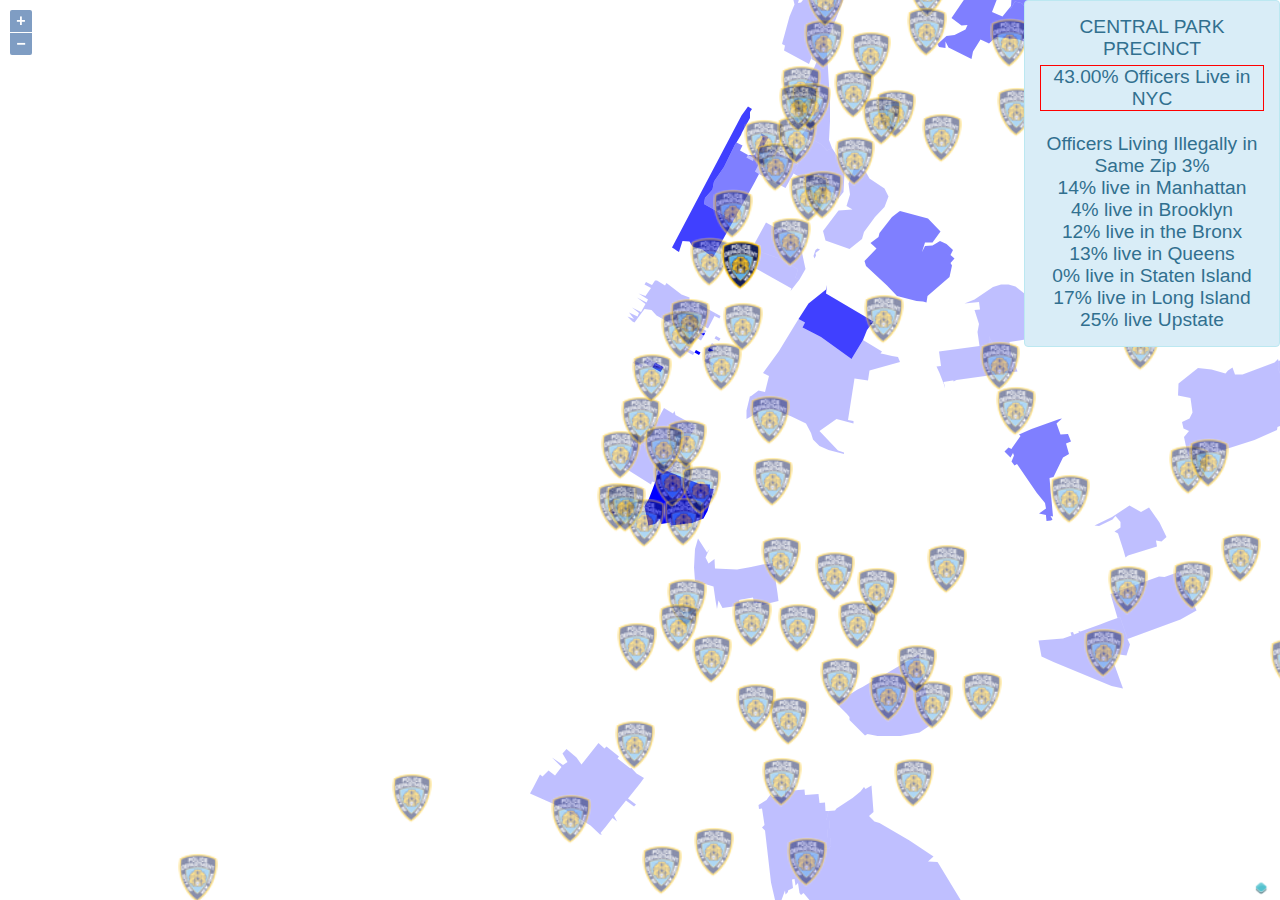
<file: NYCGOV/NYPD/NypdOfficersHomeZip/WhereDoesMyNeighborhoodNYPDLive.html>
<!DOCTYPE html>
<html>
<head>
	<title>Where does my neighborhood NYPD live?</title>
	<link rel="stylesheet" href="./resources/ol/ol.css" type="text/css">
	<link rel="stylesheet" href="./resources/styles.css" type="text/css">
	<link rel="stylesheet" href="./resources/bootstrap/css/bootstrap.min.css" type="text/css">
	<script src="https://ajax.googleapis.com/ajax/libs/jquery/1.12.4/jquery.min.js">
	</script>
	    <script src="http://libs.cartocdn.com/cartodb.js/v3/3.15/cartodb.core.js"></script>

	<script src="./resources/bootstrap/js/bootstrap.min.js" type="text/javascript">
	</script>
	<script src="./resources/ol/ol.js">
	</script>
</head>
<body>

			<div style="height:100%; width:100%;" id="map" class="map">
			<div id="precinctpopup" class="alert alert-info precinctpopup">
			<p> precinct </p>
			</div>
			</div>
<div style="display: none;">
	<div id="marker" title="Marker">
	</div>
	<div id="zipPopup">
	</div>
</div>

<script>
  (function(i,s,o,g,r,a,m){i['GoogleAnalyticsObject']=r;i[r]=i[r]||function(){
  (i[r].q=i[r].q||[]).push(arguments)},i[r].l=1*new Date();a=s.createElement(o),
  m=s.getElementsByTagName(o)[0];a.async=1;a.src=g;m.parentNode.insertBefore(a,m)
  })(window,document,'script','https://www.google-analytics.com/analytics.js','ga');

  ga('create', 'UA-77383589-3', 'auto');
  ga('send', 'pageview');

</script>

<script>
	
	var homeZipStyleCache = {};
	var selectedPrecinct = "CENTRAL PARK PRECINCT"
	$("#precinctpopup").html('<p>'+selectedPrecinct+ '</p> <p><div style="text-align:center;border:1px solid red"> 43.00% Officers Live in NYC </div><p><br> Officers Living Illegally in Same Zip '+3+'%<br> 14% live in Manhattan <br> 4% live in Brooklyn<br> 12% live in the Bronx<br> 13% live in Queens<br> 0% live in Staten Island<br> 17% live in Long Island<br> 25% live Upstate<br>'); 

	var dictionaryOfOfficersPerZipByPrecinct={};
  	$.getJSON('./resources/PrecinctToNumberOfficersInZip.json', function(data) { 
    	dictionaryOfOfficersPerZipByPrecinct=data;
  	}); 
	
	var feature = new ol.Feature(new ol.geom.Point(center));

	var homeZipLayer = new ol.layer.Vector({
	  source: new ol.source.Vector({
	    url: './resources/homeZipGeoJsonOverlay.geojson',
	    format: new ol.format.GeoJSON()
	  }),
	  style: function(feature, resolution) {
	    var officersInZip = dictionaryOfOfficersPerZipByPrecinct[selectedPrecinct][feature.get('ZCTA5CE10')]
	    var totalOfficersInZip = dictionaryOfOfficersPerZipByPrecinct[selectedPrecinct]['LargestNumber']
	    var opacity = (officersInZip/totalOfficersInZip);
	    if (!homeZipStyleCache[officersInZip]) {
	      homeZipStyleCache[officersInZip] = new ol.style.Style({
	        
	        fill: new ol.style.Fill({
	          color: 'rgba(0,0,255,'+opacity+')'
	        }),
	        text: new ol.style.Text({
	          font: '12px Calibri,sans-serif',
	          fill: new ol.style.Fill({
	            color: '#000'
	          }),
	          stroke: new ol.style.Stroke({
	            color: '#f00',
	            width: 1
	          })
	        })
	      });
	    }
	    return homeZipStyleCache[officersInZip];
	  }
	});
	
	function func(resolution) {
		return Math.min(50/resolution,1.5);
	
	}
	
	function opacity(feature) {
		if(feature.get('PRECINCTNAME')==selectedPrecinct){
			return 1.0;
		}else{
			return .50;
		}
	}
	
	var iconStyle = new ol.style.Icon({
	      anchorXUnits: 'fraction',
	      anchorYUnits: 'pixels',
	      opacity: 0.75,
	      src: '[data-uri]',
	      rotation: 0
	});
	

	
	var styles = [new ol.style.Style({
  		image: iconStyle
	})];

	
	var precinctLayer = new ol.layer.Vector({
	  source: new ol.source.Vector({
	    url: './resources/precincts.geojson',
	    format: new ol.format.GeoJSON()
	  }),
	  style: function(feature, resolution) {
	    var scale = func(resolution);
   		 iconStyle.setScale(scale);
   		 var opacityValue = opacity(feature);
   		 iconStyle.setOpacity(opacityValue);
    	return styles;
  	}
	});
	
	  var center = ol.proj.transform([ -73.999109,40.728732], 'EPSG:4326', 'EPSG:3857');
	
	/*var googleLayer = new olgm.layer.Google();
	
	var osmLayer = new ol.layer.Tile({
  		source: new ol.source.OSM(),
  		visible: false
	});*/






	var map = new ol.Map({
layers: [
new ol.layer.Tile({
  source: new ol.source.XYZ({
    tileSize: [512, 512],
    url: 'https://api.mapbox.com/styles/v1/mapbox/light-v9/tiles/{z}/{x}/{y}?access_token=pk.eyJ1IjoiYmVsbHNwcmluZ3N0ZWVuIiwiYSI6ImNpc3k4Ym9saDBjZmoyb2toOWhkZWJkdTcifQ.K1TCt13nFzgRvLawZ8hWxA'
  })
})
,precinctLayer,homeZipLayer],
target: 'map',
view: new ol.View({
center: center,
zoom:12
})
});


	precinctLayer.setZIndex(3);
	homeZipLayer.setZIndex(0);
		
	
	var rolloverHighlightZipStyle  =new ol.style.Style({
	        stroke: new ol.style.Stroke({
	          color: '#fff',
	          width: 1
	        }),
	        fill: new ol.style.Fill({
	          color: 'rgba(255,255,255,'+255+')'
	        }),
	        text: new ol.style.Text({
	          font: '12px Calibri,sans-serif',
	          fill: new ol.style.Fill({
	            color: '#000'
	          }),
	          stroke: new ol.style.Stroke({
	            color: '#f00',
	            width: 1
	          })
	        })
	      });
	
	var rolloverHighlightZipLayer = new ol.layer.Vector({
	  source: new ol.source.Vector(),
	  map: map,
	  style: function(feature, resolution) {
	      return rolloverHighlightZipStyle;
	  }
	});
	
	rolloverHighlightZipLayer.setZIndex(1)

	var zipPopup = new ol.Overlay({
	  element: document.getElementById('zipPopup')
	});
	map.addOverlay(zipPopup);
	
	/*var precinctPopup = new ol.Overlay({
	  element: document.getElementById('precinctPopup')
	});
	map.addOverlay(precinctPopup);*/
	
	var highlight;
	var displayRolloverZipHighlight = function(pixel,feature) {
	
	
	  if (feature !== highlight) {
	    if (highlight) {
	      rolloverHighlightZipLayer.getSource().removeFeature(highlight);
	    }
	    if (feature) {
	      rolloverHighlightZipLayer.getSource().addFeature(feature);
	    }
	    highlight = feature;
	  }
	
	};
	
	map.on('pointermove', function(evt) {
	  if (evt.dragging) {
	    return;
	  }
	  var pixel = map.getEventPixel(evt.originalEvent);
	  var feature = map.forEachFeatureAtPixel(pixel, function(feature) {
	    return feature;
	  });
	  
	  //displayRolloverZipHighlight(pixel,feature);
	  
	  var element = zipPopup.getElement();
	  var coordinate = evt.coordinate;
	  $(element).popover('destroy');
	  zipPopup.setPosition(coordinate);
	  $(element).popover({
	    'placement': 'top',
	    'animation': false,
	    'html': true,
	    content: function () {
	  		if (feature!=null){
				if(feature.get('OFFICERINZIP')){
	 				return '<p><div style="text-align:center;">'+(dictionaryOfOfficersPerZipByPrecinct[selectedPrecinct][feature.get('ZCTA5CE10')] || 0 )+ ' officers who work in '+selectedPrecinct+' live in '+feature.get('ZCTA5CE10');
	 				}
	 			/*}else {
	 				return '<p><div style="text-align:center;border:1px solid red">'+feature.get('OFFICERSFROMNYC')*100+ '% Live in NYC </div><p><br><br> Officers Living Illegally in Same Zip '+feature.get('OFFICERSSAMEZIP')*100+'%<br>' +feature.get('OFFICERSFROMMANHATTAN')*100+'% live in Manhattan <br>'+feature.get('OFFICERSFROMBROOKLYN')*100+'% live in Brooklyn<br>'+feature.get('OFFICERSFROMBRONX')*100+'% live in the Bronx<br>'+feature.get('OFFICERSFROMQUEENS')*100+'% live in Queens<br>'+feature.get('OFFICERSFROMSTATEN')*100+'% live in Staten Island<br>'+feature.get('OFFICERSFROMLONGISLAND')*100+'% live in Long Island<br>'+feature.get('OFFICERSFROMUPSTATE')*100+'% live Upstate<br>'; 
	  			}*/
	  		}
	  	}
	  });
	  $(element).popover('show');      
	
	});
	
	map.on('click', function(evt) {
		var pixel = map.getEventPixel(evt.originalEvent);
		
		var feature = map.forEachFeatureAtPixel(pixel, function(feature) {
			return feature;
		});
		
		if(!feature.get('OFFICERINZIP')){
		
		selectedPrecinct = feature.get('PRECINCTNAME')
		
		var coordinate = evt.coordinate;
		//var containerLimitingSize = Math.min($("#precinctpopup").height(),$("#precinctpopup").width());
		var pan = ol.animation.pan({
        duration: 500,
        source: /** @type {ol.Coordinate} */ (map.getView().getCenter())
      	});
      	map.beforeRender(pan);

		map.getView().setCenter(coordinate);
      //$('.precinctpopup').css("font-size", containerLimitingSize/16);
	  $("#precinctpopup").html('<p>'+selectedPrecinct+ '</p> <p><div style="text-align:center;border:1px solid red">'+(feature.get('OFFICERSFROMNYC')*100).toFixed(0)+ '% Officers Live in NYC </div><p><br> Officers Living Illegally in Same Zip '+(feature.get('OFFICERSSAMEZIP')*100).toFixed(0)+'%<br>' +(feature.get('OFFICERSFROMMANHATTAN')*100).toFixed(0)+'% live in Manhattan <br>'+(feature.get('OFFICERSFROMBROOKLYN')*100).toFixed(0)+'% live in Brooklyn<br>'+(feature.get('OFFICERSFROMBRONX')*100).toFixed(0)+'% live in the Bronx<br>'+(feature.get('OFFICERSFROMQUEENS')*100).toFixed(0)+'% live in Queens<br>'+(feature.get('OFFICERSFROMSTATEN')*100).toFixed(0)+'% live in Staten Island<br>'+(feature.get('OFFICERSFROMLONGISLAND')*100).toFixed(0)+'% live in Long Island<br>'+(feature.get('OFFICERSFROMUPSTATE')*100).toFixed(0)+'% live Upstate<br>'); 

	  		
	  	
	
	
		}
		     
	});
	

</script>
</body>
</html>
</file>
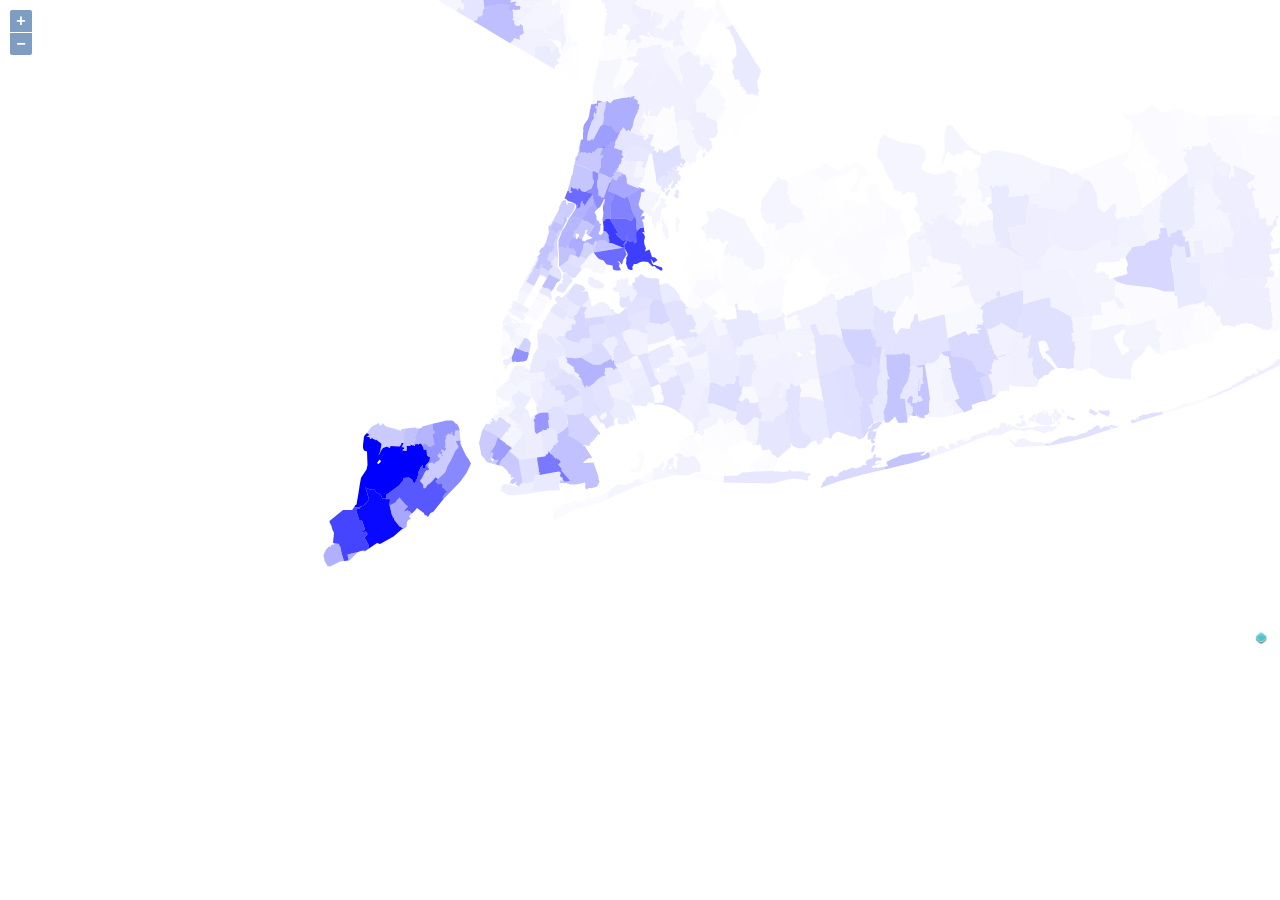
<file: NYCGOV/NYPD/NypdOfficersHomeZip/WhereDoesNYPDLive.html>
<!DOCTYPE html>
<html>
<head>
	<title>Where does the NYPD Live?</title>
	<link rel="stylesheet" href="./resources/ol/ol.css" type="text/css">
	<link rel="stylesheet" href="./resources/styles.css" type="text/css">
	<link rel="stylesheet" href="./resources/bootstrap/css/bootstrap.min.css" type="text/css">
	<script src="https://ajax.googleapis.com/ajax/libs/jquery/1.12.4/jquery.min.js">
	</script>
	<script src="./resources/bootstrap/js/bootstrap.min.js" type="text/javascript">
	</script>
	<script src="./resources/ol/ol.js">
	</script>
</head>
<body>

<div style="display: none;">
	<div id="marker" title="Marker">
	</div>
	<div id="popup">
	</div>
</div>
<div id="map" class="map">

<script>
  (function(i,s,o,g,r,a,m){i['GoogleAnalyticsObject']=r;i[r]=i[r]||function(){
  (i[r].q=i[r].q||[]).push(arguments)},i[r].l=1*new Date();a=s.createElement(o),
  m=s.getElementsByTagName(o)[0];a.async=1;a.src=g;m.parentNode.insertBefore(a,m)
  })(window,document,'script','https://www.google-analytics.com/analytics.js','ga');

  ga('create', 'UA-77383589-2', 'auto');
  ga('send', 'pageview');

</script>

<script>
	var style = new ol.style.Style({
	  fill: new ol.style.Fill({
	    color: 'rgba(255, 255, 255, 0.6)'
	  }),
	  stroke: new ol.style.Stroke({
	    color: '#319FD3',
	    width: 1
	  }),
	  text: new ol.style.Text({
	    font: '12px Calibri,sans-serif',
	    fill: new ol.style.Fill({
	      color: '#000'
	    }),
	    stroke: new ol.style.Stroke({
	      color: '#fff',
	      width: 3
	    })
	  })
	});
	
	var homeZipStyleCache = {};
	var homeZipLayer = new ol.layer.Vector({
	  source: new ol.source.Vector({
	    url: './resources/homeZipGeoJsonOverlay.geojson',
	    format: new ol.format.GeoJSON()
	  }),
	  style: function(feature, resolution) {
	    var officersInZip = feature.get('OFFICERINZIP');
	    var opacity = officersInZip/292;
	    if (!homeZipStyleCache[officersInZip]) {
	      homeZipStyleCache[officersInZip] = new ol.style.Style({   
	        fill: new ol.style.Fill({
	          color: 'rgba(0,0,255,'+opacity+')'
	        }),
	        text: new ol.style.Text({
	          font: '12px Calibri,sans-serif',
	          fill: new ol.style.Fill({
	            color: '#000'
	          }),
	          stroke: new ol.style.Stroke({
	            color: '#f00',
	            width: 1
	          })
	        })
	      });
	    }
	    return homeZipStyleCache[officersInZip];
	  }
	});
		
	var center = ol.proj.transform([ -73.821575,40.750380], 'EPSG:4326', 'EPSG:3857');
	
	
	var map = new ol.Map({
layers: [
new ol.layer.Tile({
  source: new ol.source.XYZ({
    tileSize: [512, 512],
    url: 'https://api.mapbox.com/styles/v1/mapbox/light-v9/tiles/{z}/{x}/{y}?access_token=pk.eyJ1IjoiYmVsbHNwcmluZ3N0ZWVuIiwiYSI6ImNpc3k4Ym9saDBjZmoyb2toOWhkZWJkdTcifQ.K1TCt13nFzgRvLawZ8hWxA'
  })
})
,homeZipLayer],
target: 'map',
view: new ol.View({
center: center,
zoom:10
})
});
	
	
	
	var rolloverHighlightZipStyle  =new ol.style.Style({
	        stroke: new ol.style.Stroke({
	          color: '#fff',
	          width: 1
	        }),
	        fill: new ol.style.Fill({
	          color: 'rgba(255,255,255,'+255+')'
	        }),
	        text: new ol.style.Text({
	          font: '12px Calibri,sans-serif',
	          fill: new ol.style.Fill({
	            color: '#000'
	          }),
	          stroke: new ol.style.Stroke({
	            color: '#f00',
	            width: 1
	          })
	        })
	      });
	
	var rolloverHighlightZipLayer = new ol.layer.Vector({
	  source: new ol.source.Vector(),
	  map: map,
	  style: function(feature, resolution) {
	      return rolloverHighlightZipStyle;
	  }
	});
	
	
	var popup = new ol.Overlay({
	  element: document.getElementById('popup')
	});
	map.addOverlay(popup);
	
	
	var highlight;
	var displayRolloverZipHighlight = function(pixel,feature) {
	  if (feature !== highlight) {
	    if (highlight) {
	      rolloverHighlightZipLayer.getSource().removeFeature(highlight);
	    }
	    if (feature) {
	      rolloverHighlightZipLayer.getSource().addFeature(feature);
	    }
	    highlight = feature;
	  }
	};
	
	map.on('pointermove', function(evt) {
	  if (evt.dragging) {
	    return;
	  }
	  var pixel = map.getEventPixel(evt.originalEvent);
	  var feature = map.forEachFeatureAtPixel(pixel, function(feature) {
	    return feature;
	  });
	  
	  displayRolloverZipHighlight(pixel,feature);
	  
	  var element = popup.getElement();
	  var coordinate = evt.coordinate;
	  $(element).popover('destroy');
	  popup.setPosition(coordinate);
	  $(element).popover({
	    'placement': 'auto',
	    'animation': false,
	    'html': true,
	    title: function (){
	  		if (feature!=null){
	    		if(feature.get('OFFICERINZIP')){
					return '<p>Zip Code '+feature.get('ZCTA5CE10')+' '        
				} 
	  		}
		},
	    content: function () {
	  		if (feature!=null){
	    		if(feature.get('OFFICERINZIP')){
	 				return '<p><div style="text-align:center;border:1px solid red">'+feature.get('OFFICERINZIP')+ '</div><p>'+' Officers Live in '+feature.get('ZCTA5CE10')+'<br><br>' +feature.get('OFFICERINMANHATTAN')+' patrol in Manhattan <br>'+feature.get('OFFICERINBROOKLYN')+' patrol in Brooklyn<br>'+feature.get('OFFICERINBRONX')+' patrol in the Bronx<br>'+feature.get('OFFICERINQUEENS')+' patrol in Queens<br>'+feature.get('OFFICERINSTATEN')+' patrol in Staten Island<br>';
	 			}
	  		}
	  	}
	  });
	  $(element).popover('show');      
	
	});
	
	map.on('click',function(evt){

	  var pixel = map.getEventPixel(evt.originalEvent);
	  var feature = map.forEachFeatureAtPixel(pixel, function(feature) {
	    return feature;
	  });
	  
	  displayRolloverZipHighlight(pixel,feature);
	  
	  var element = popup.getElement();
	  var coordinate = evt.coordinate;
	  $(element).popover('destroy');
	  popup.setPosition(coordinate);
	  $(element).popover({
	    'placement': 'auto',
	    'animation': false,
	    'html': true,
	    title: function (){
	  		if (feature!=null){
	    		if(feature.get('OFFICERINZIP')){
					return '<p>Zip Code '+feature.get('ZCTA5CE10')+' '        
				} 
	  		}
		},
	    content: function () {
	  		if (feature!=null){
	    		if(feature.get('OFFICERINZIP')){
	 				return '<p><div style="text-align:center;border:1px solid red">'+feature.get('OFFICERINZIP')+ '</div><p>'+' Officers Live in '+feature.get('ZCTA5CE10')+'<br><br>' +feature.get('OFFICERINMANHATTAN')+' patrol in Manhattan <br>'+feature.get('OFFICERINBROOKLYN')+' patrol in Brooklyn<br>'+feature.get('OFFICERINBRONX')+' patrol in the Bronx<br>'+feature.get('OFFICERINQUEENS')+' patrol in Queens<br>'+feature.get('OFFICERINSTATEN')+' patrol in Staten Island<br>';
	 			}
	  		}
	  	}
	  });
	  $(element).popover('show');
	});
	
</script>
</body>
</html>
</file>
<file: NYCGOV/NYPD/NypdOfficersHomeZip/resources/ol/ol.css>
.ol-control,.ol-scale-line{position:absolute;padding:2px}.ol-box{box-sizing:border-box;border-radius:2px;border:2px solid #00f}.ol-mouse-position{top:8px;right:8px;position:absolute}.ol-scale-line{background:rgba(0,60,136,.3);border-radius:4px;bottom:8px;left:8px}.ol-scale-line-inner{border:1px solid #eee;border-top:none;color:#eee;font-size:10px;text-align:center;margin:1px;will-change:contents,width}.ol-overlay-container{will-change:left,right,top,bottom}.ol-unsupported{display:none}.ol-viewport .ol-unselectable{-webkit-touch-callout:none;-webkit-user-select:none;-khtml-user-select:none;-moz-user-select:none;-ms-user-select:none;user-select:none;-webkit-tap-highlight-color:transparent}.ol-control{background-color:rgba(255,255,255,.4);border-radius:4px}.ol-control:hover{background-color:rgba(255,255,255,.6)}.ol-zoom{top:.5em;left:.5em}.ol-rotate{top:.5em;right:.5em;transition:opacity .25s linear,visibility 0s linear}.ol-rotate.ol-hidden{opacity:0;visibility:hidden;transition:opacity .25s linear,visibility 0s linear .25s}.ol-zoom-extent{top:4.643em;left:.5em}.ol-full-screen{right:.5em;top:.5em}@media print{.ol-control{display:none}}.ol-control button{display:block;margin:1px;padding:0;color:#fff;font-size:1.14em;font-weight:700;text-decoration:none;text-align:center;height:1.375em;width:1.375em;line-height:.4em;background-color:rgba(0,60,136,.5);border:none;border-radius:2px}.ol-control button::-moz-focus-inner{border:none;padding:0}.ol-zoom-extent button{line-height:1.4em}.ol-compass{display:block;font-weight:400;font-size:1.2em;will-change:transform}.ol-touch .ol-control button{font-size:1.5em}.ol-touch .ol-zoom-extent{top:5.5em}.ol-control button:focus,.ol-control button:hover{text-decoration:none;background-color:rgba(0,60,136,.7)}.ol-zoom .ol-zoom-in{border-radius:2px 2px 0 0}.ol-zoom .ol-zoom-out{border-radius:0 0 2px 2px}.ol-attribution{text-align:right;bottom:.5em;right:.5em;max-width:calc(100% - 1.3em)}.ol-attribution ul{margin:0;padding:0 .5em;font-size:.7rem;line-height:1.375em;color:#000;text-shadow:0 0 2px #fff}.ol-attribution li{display:inline;list-style:none;line-height:inherit}.ol-attribution li:not(:last-child):after{content:" "}.ol-attribution img{max-height:2em;max-width:inherit;vertical-align:middle}.ol-attribution button,.ol-attribution ul{display:inline-block}.ol-attribution.ol-collapsed ul{display:none}.ol-attribution.ol-logo-only ul{display:block}.ol-attribution:not(.ol-collapsed){background:rgba(255,255,255,.8)}.ol-attribution.ol-uncollapsible{bottom:0;right:0;border-radius:4px 0 0;height:1.1em;line-height:1em}.ol-attribution.ol-logo-only{background:0 0;bottom:.4em;height:1.1em;line-height:1em}.ol-attribution.ol-uncollapsible img{margin-top:-.2em;max-height:1.6em}.ol-attribution.ol-logo-only button,.ol-attribution.ol-uncollapsible button{display:none}.ol-zoomslider{top:4.5em;left:.5em;height:200px}.ol-zoomslider button{position:relative;height:10px}.ol-touch .ol-zoomslider{top:5.5em}.ol-overviewmap{left:.5em;bottom:.5em}.ol-overviewmap.ol-uncollapsible{bottom:0;left:0;border-radius:0 4px 0 0}.ol-overviewmap .ol-overviewmap-map,.ol-overviewmap button{display:inline-block}.ol-overviewmap .ol-overviewmap-map{border:1px solid #7b98bc;height:150px;margin:2px;width:150px}.ol-overviewmap:not(.ol-collapsed) button{bottom:1px;left:2px;position:absolute}.ol-overviewmap.ol-collapsed .ol-overviewmap-map,.ol-overviewmap.ol-uncollapsible button{display:none}.ol-overviewmap:not(.ol-collapsed){background:rgba(255,255,255,.8)}.ol-overviewmap-box{border:2px dotted rgba(0,60,136,.7)}
</file>
<file: NYCGOV/NYPD/NypdOfficersHomeZip/resources/styles.css>
html, body {
    margin: 0;
    padding: 0;
    height:100%; 
    width:100%;
}
#marker {
	width: 20px;
	height: 20px;
	border: 1px solid #088;
	border-radius: 10px;
	background-color: #0FF;
	opacity: 0.5;
}

.precinctpopup {
	width: 20%;
	position:fixed;
	top: 0;
	right: 0;
	z-index: 10;
	font-size: 16px; font-size: 1.5vw;
	display: inline-block;
  	vertical-align: middle;
  	horizontal-align: middle;
  	text-align:center;

  	line-height: normal;  
	
}

.popover {
	z-index: auto;
}
.popover-content {
	min-width: 180px;
}
</file>
